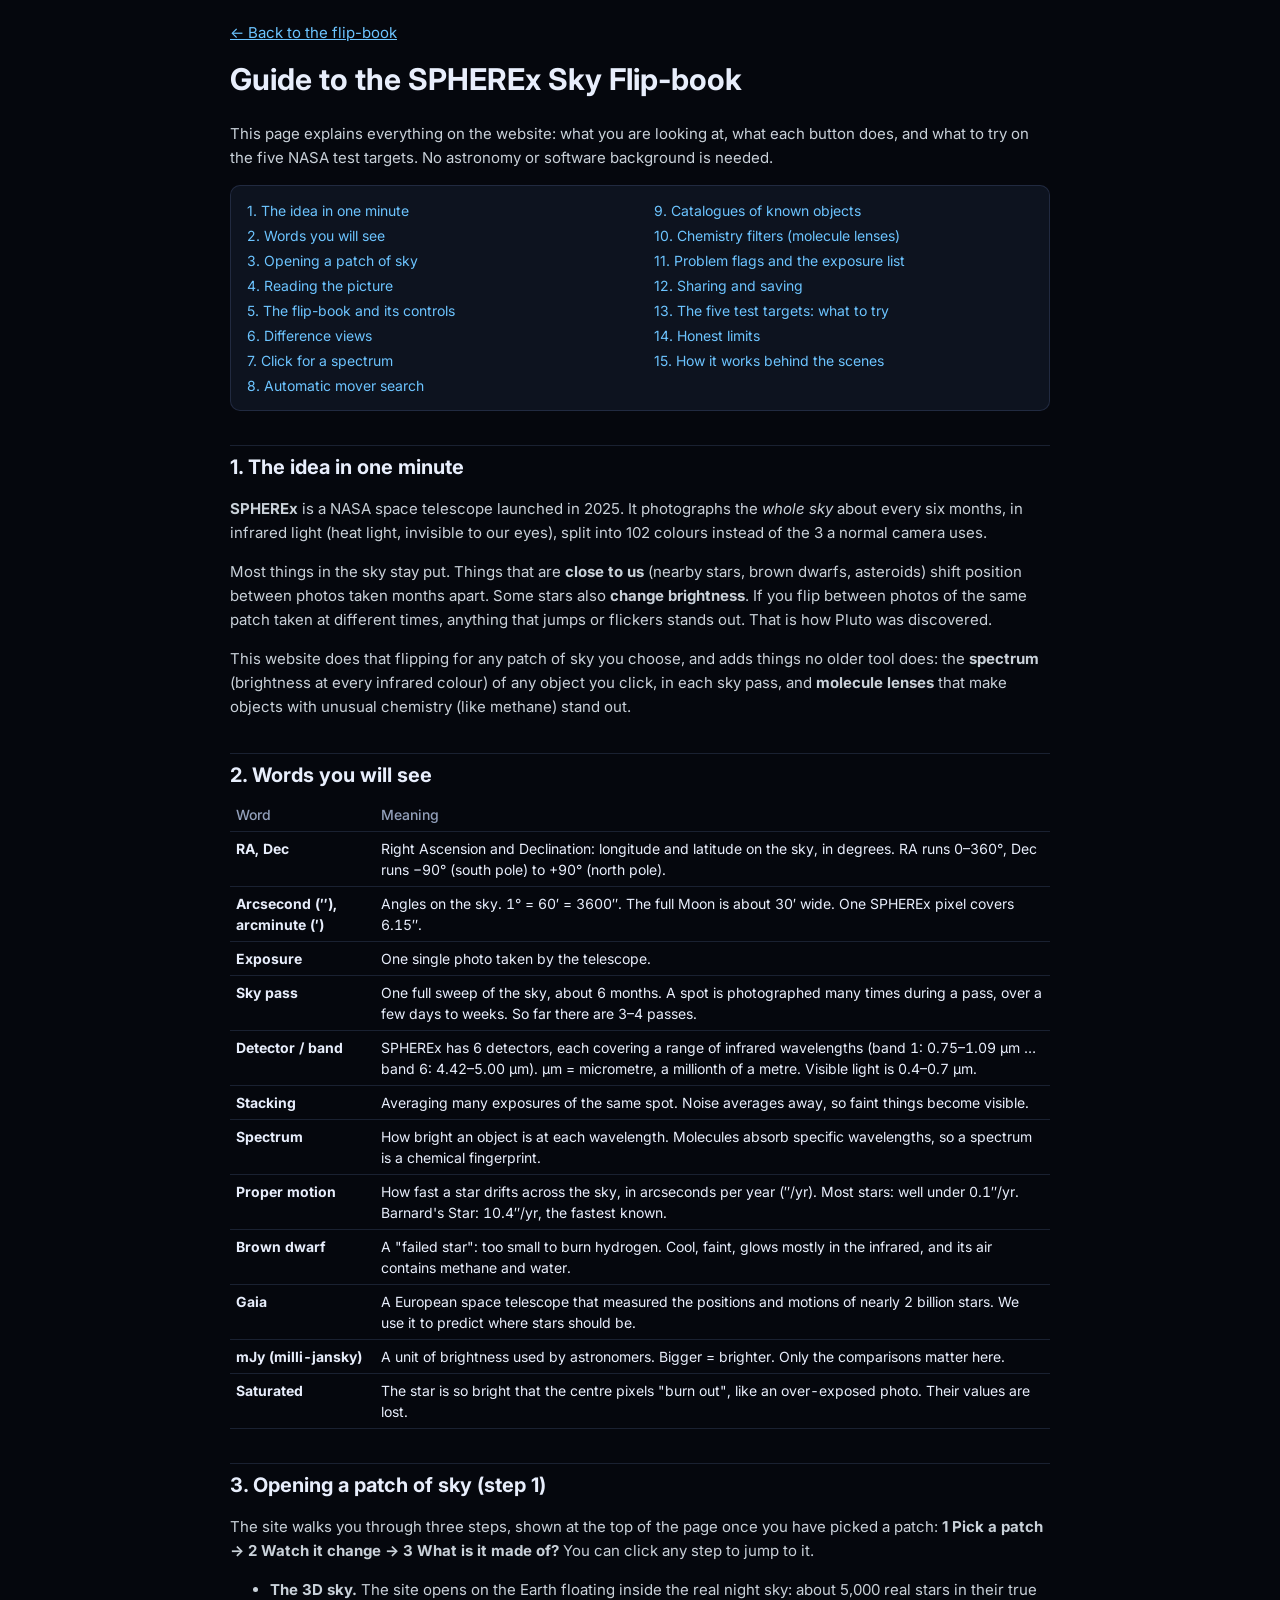
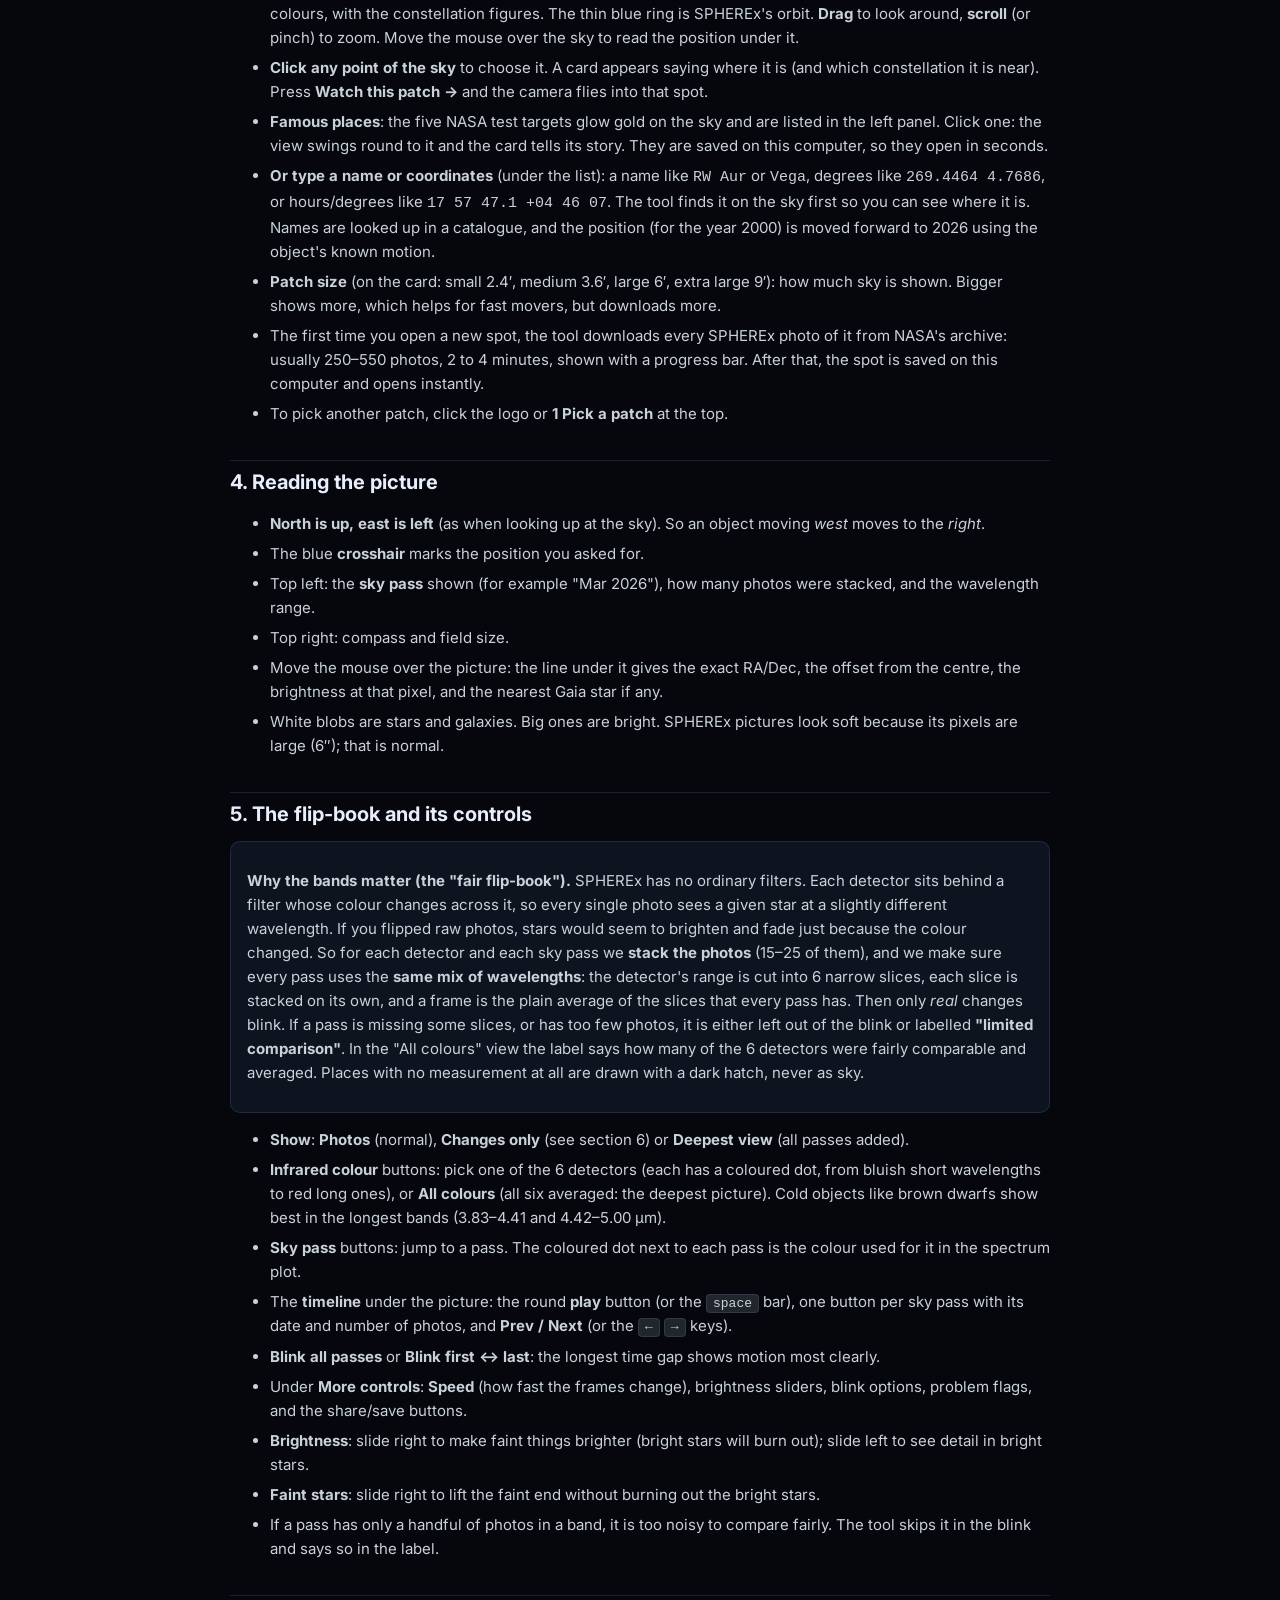
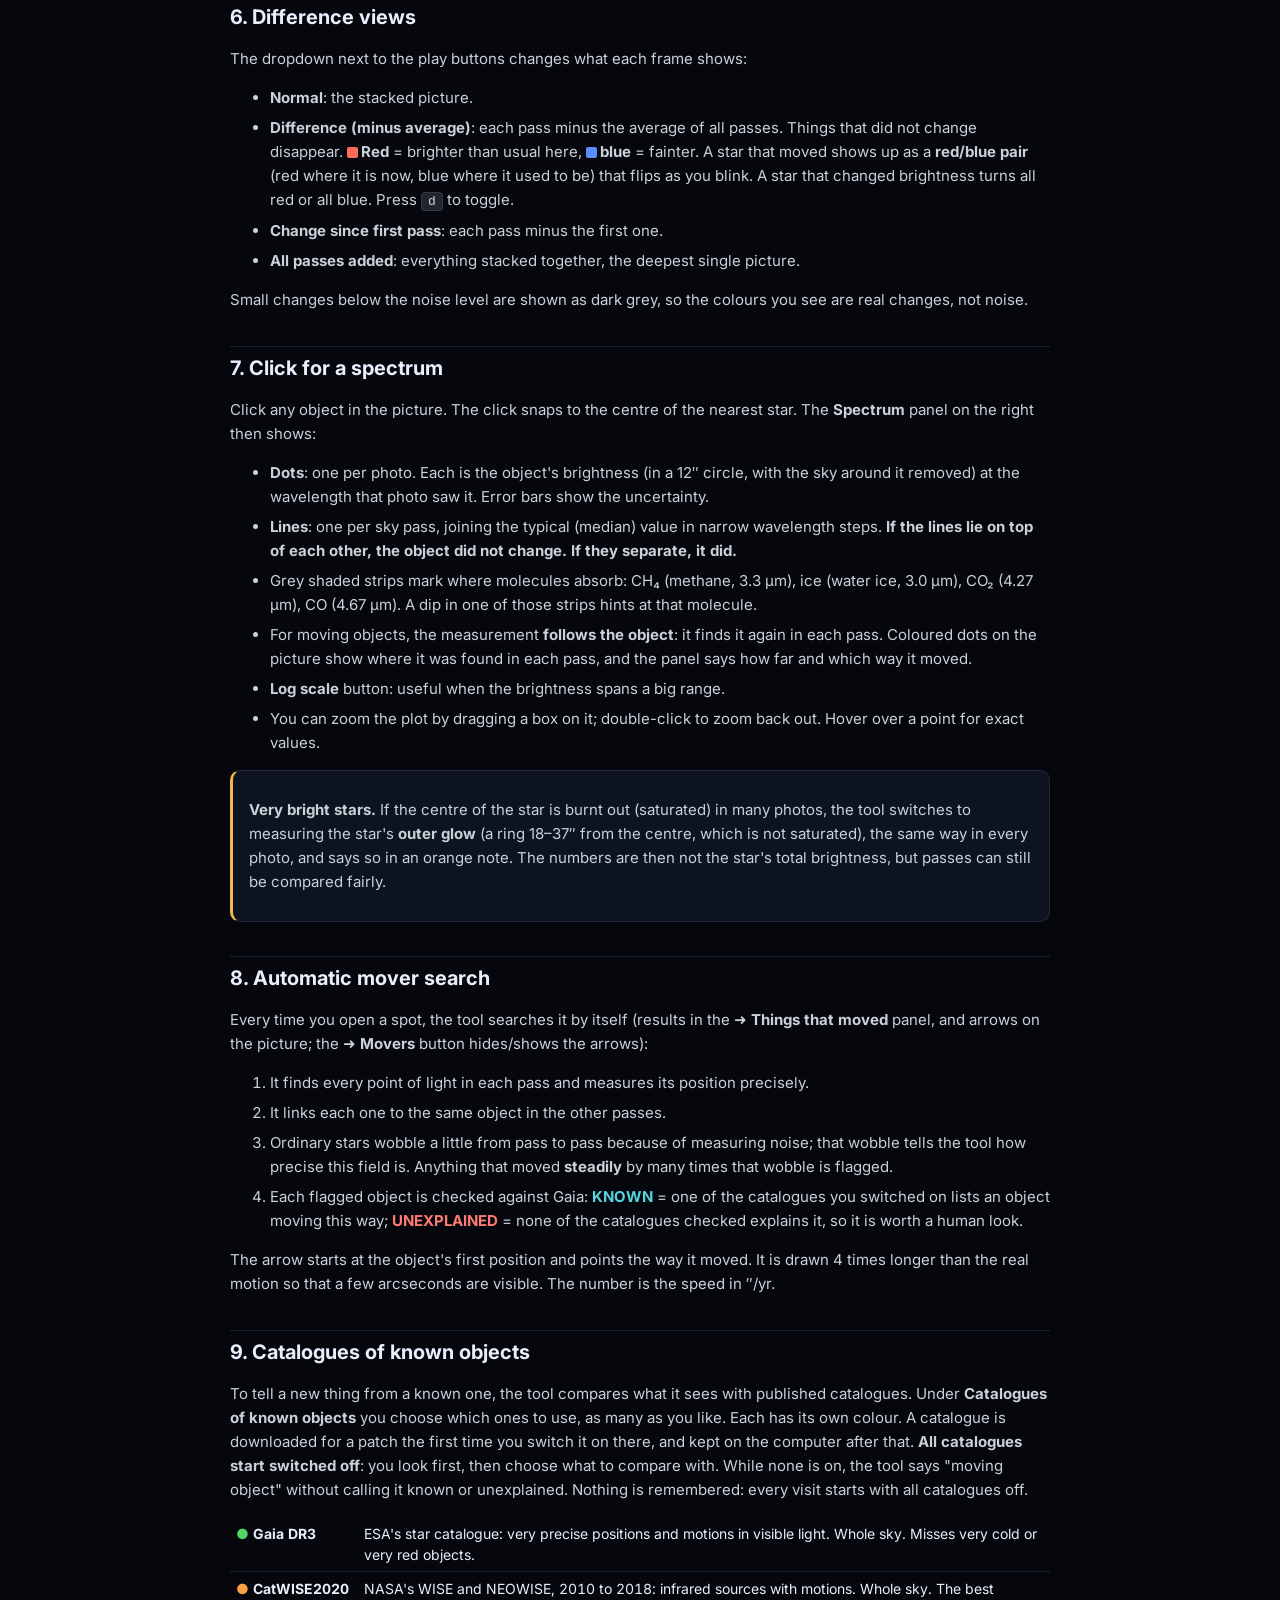
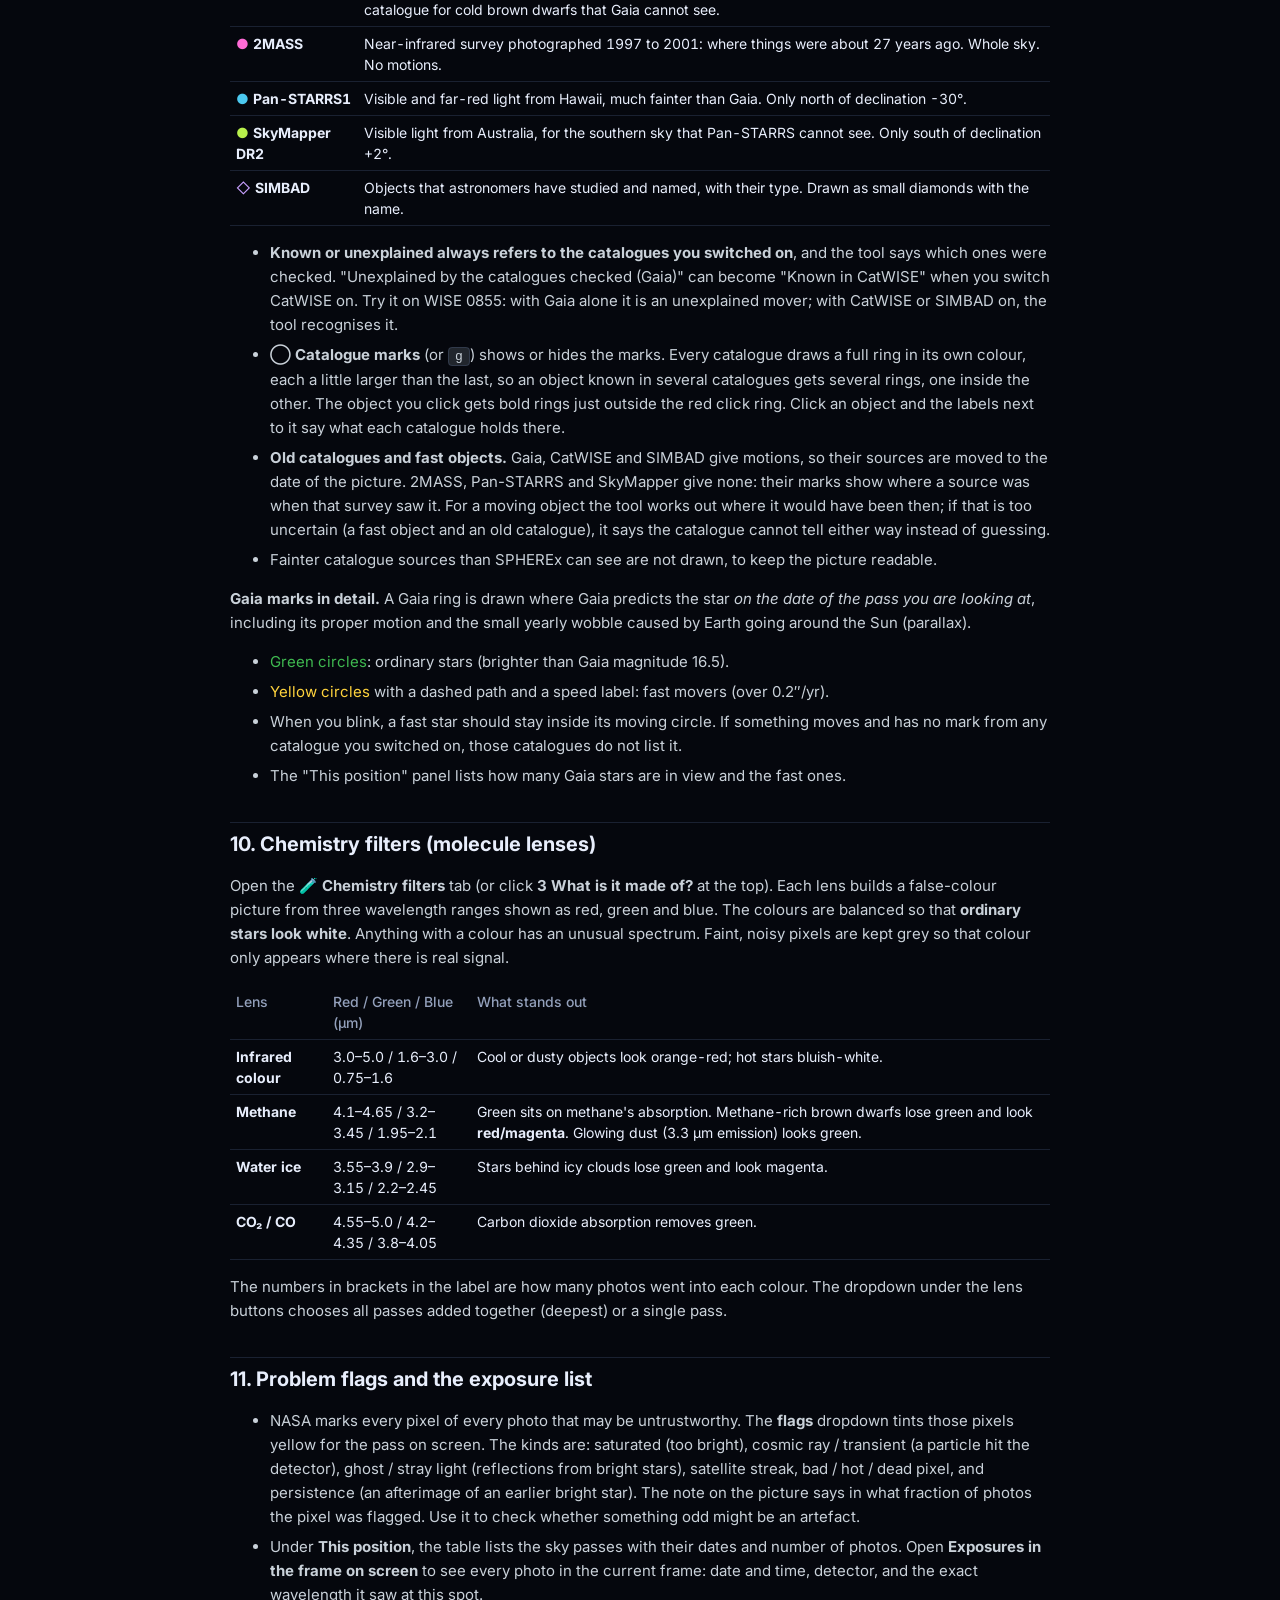
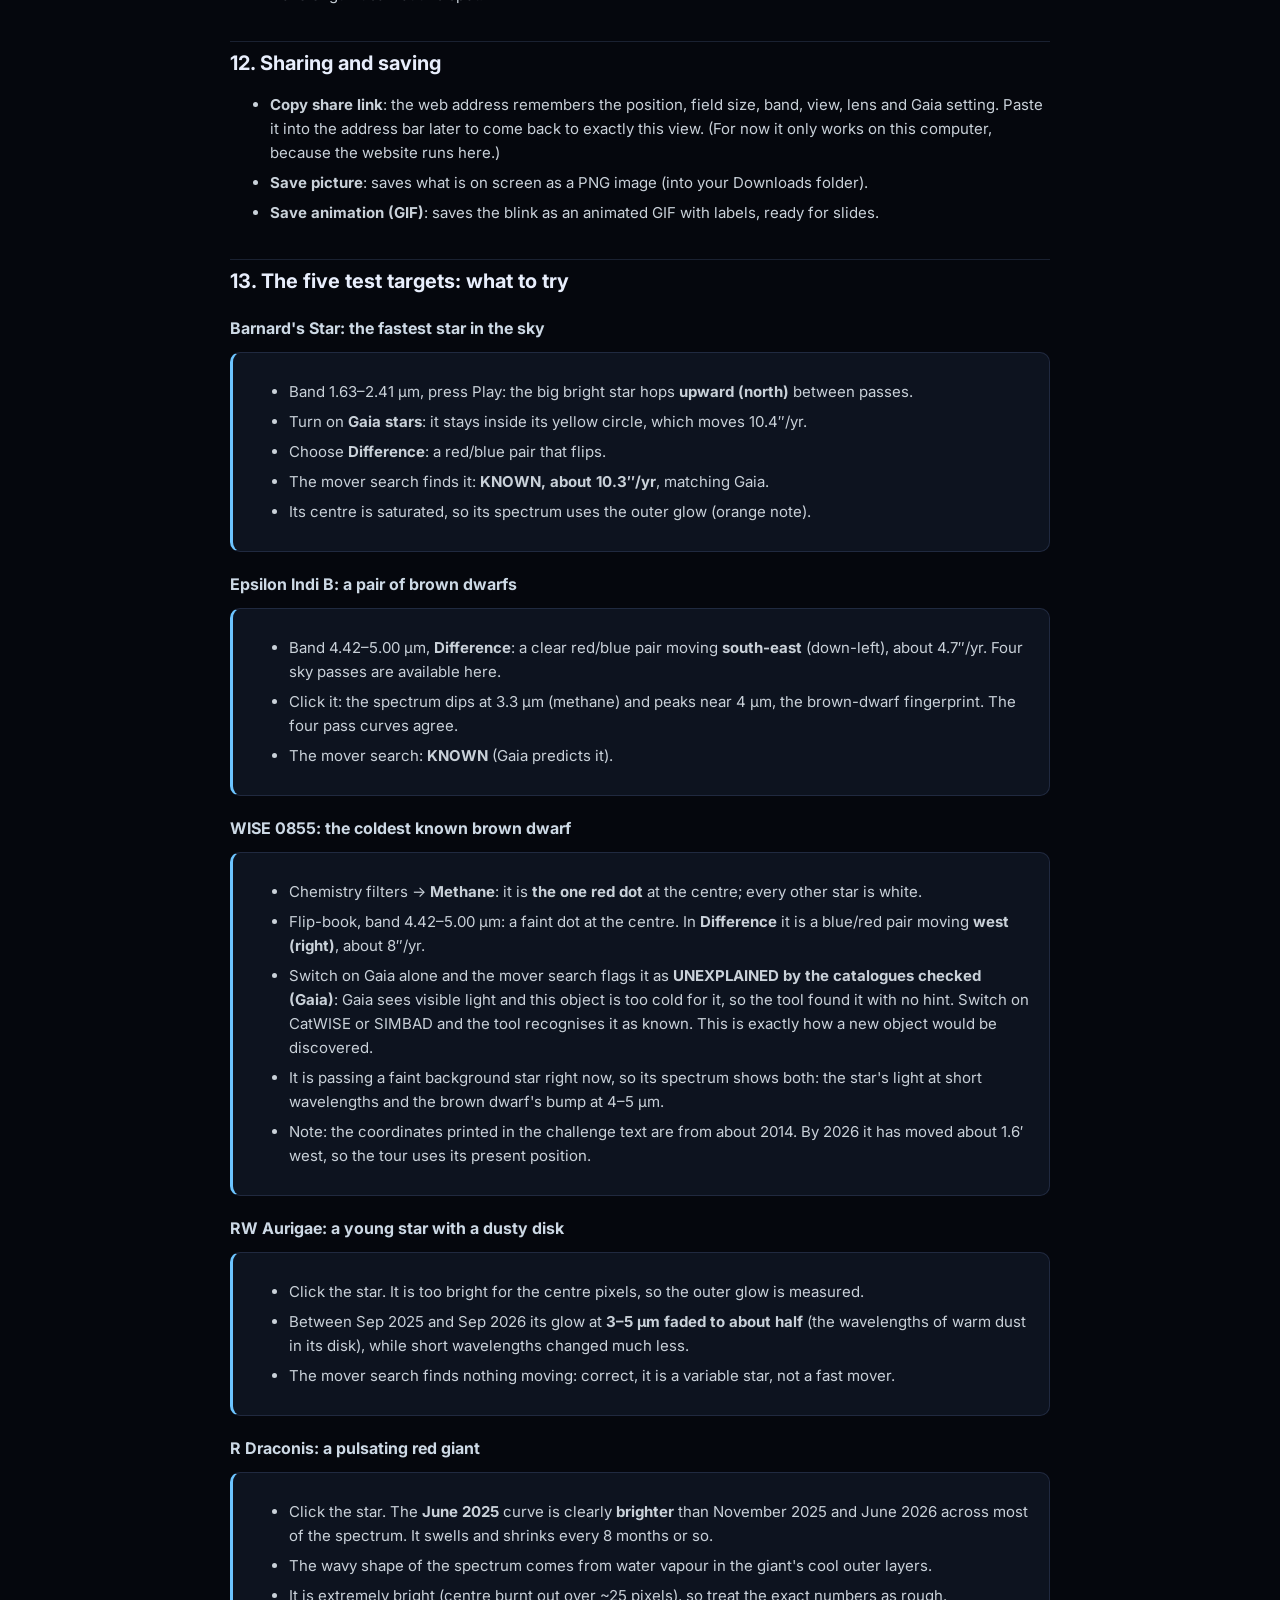
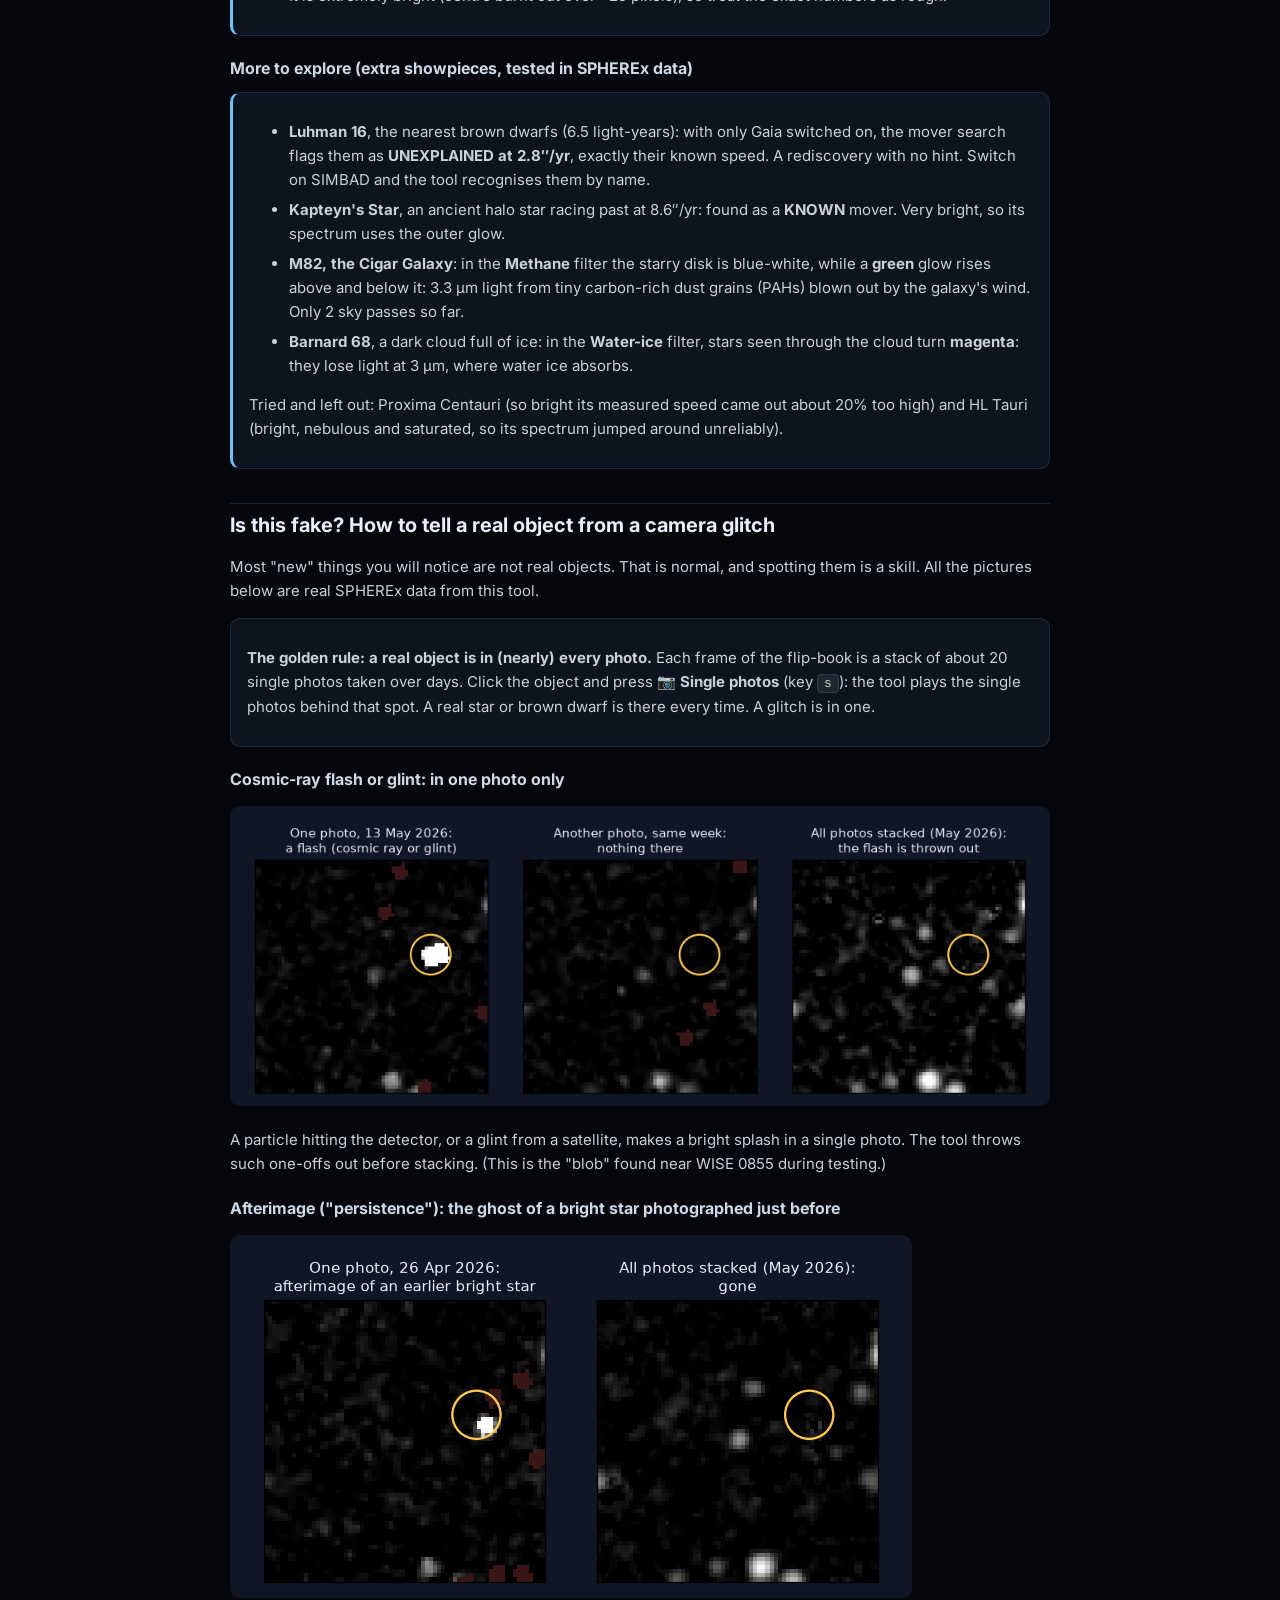
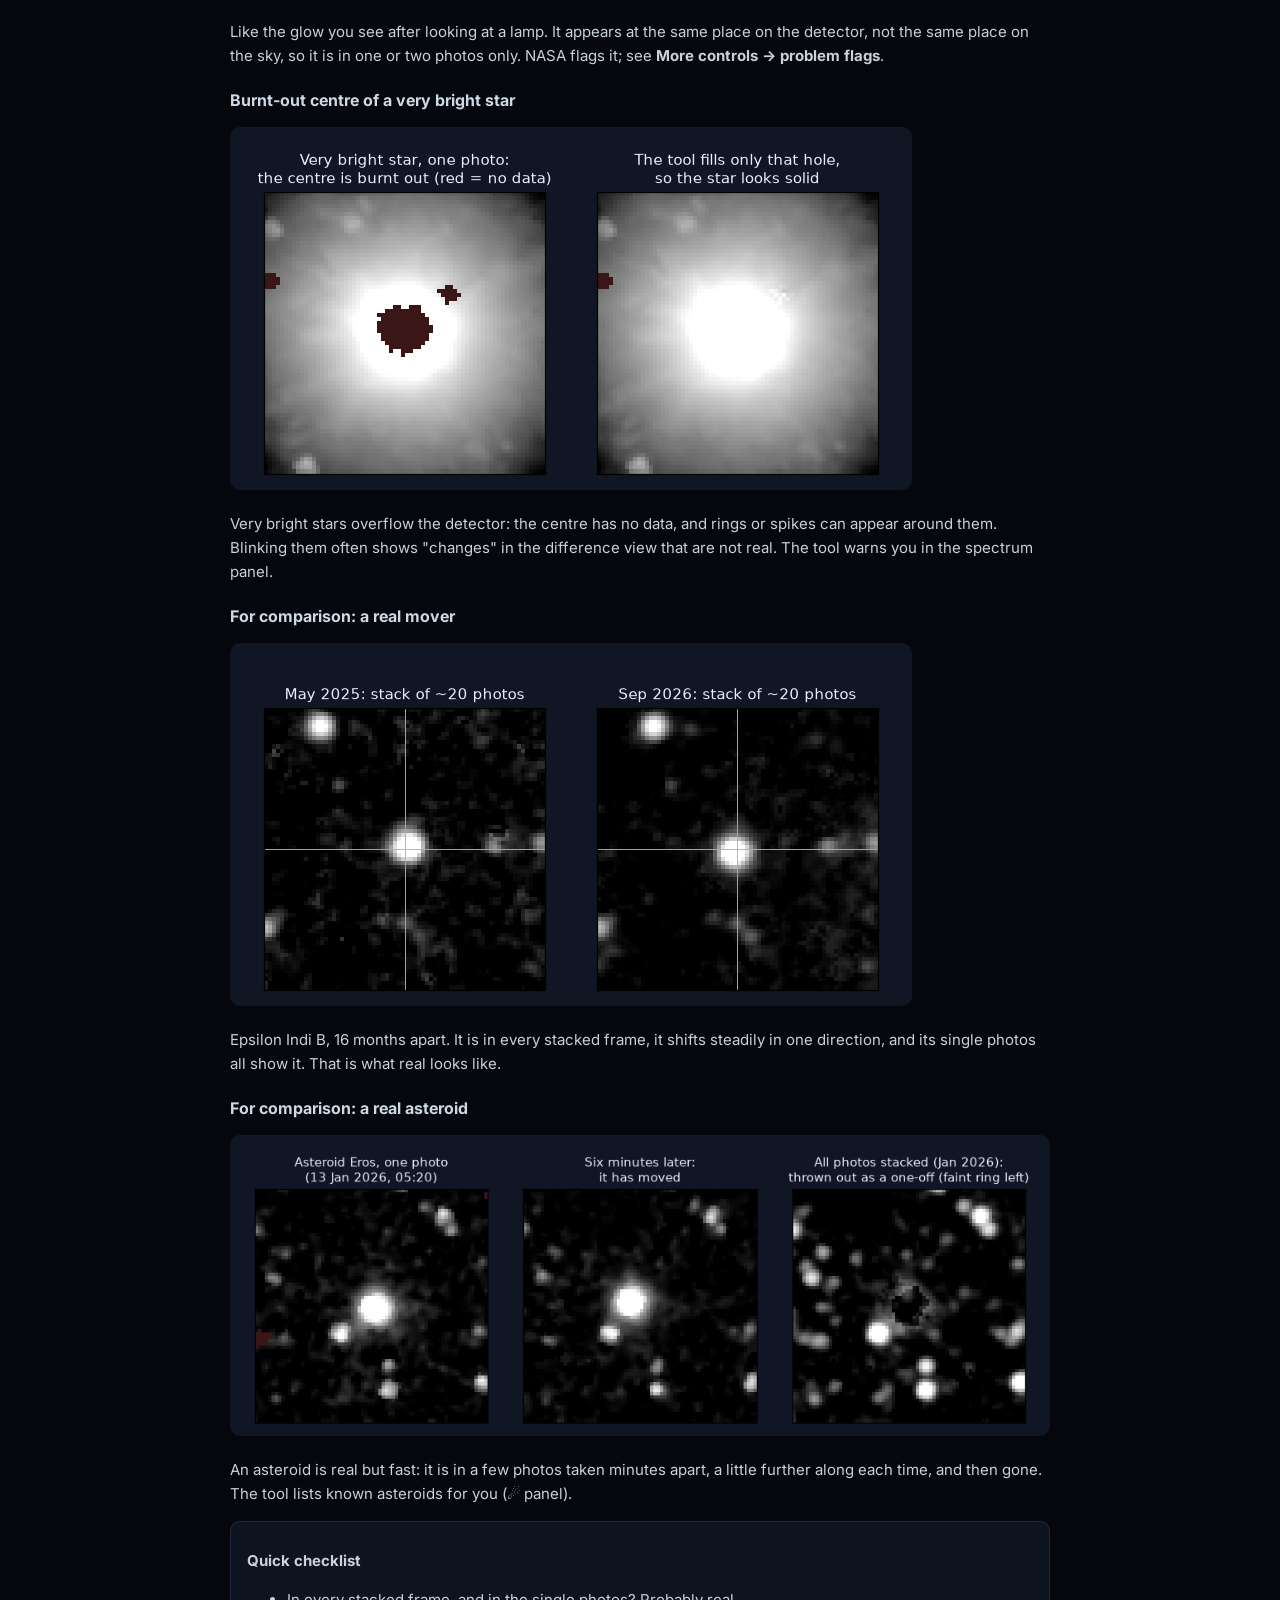
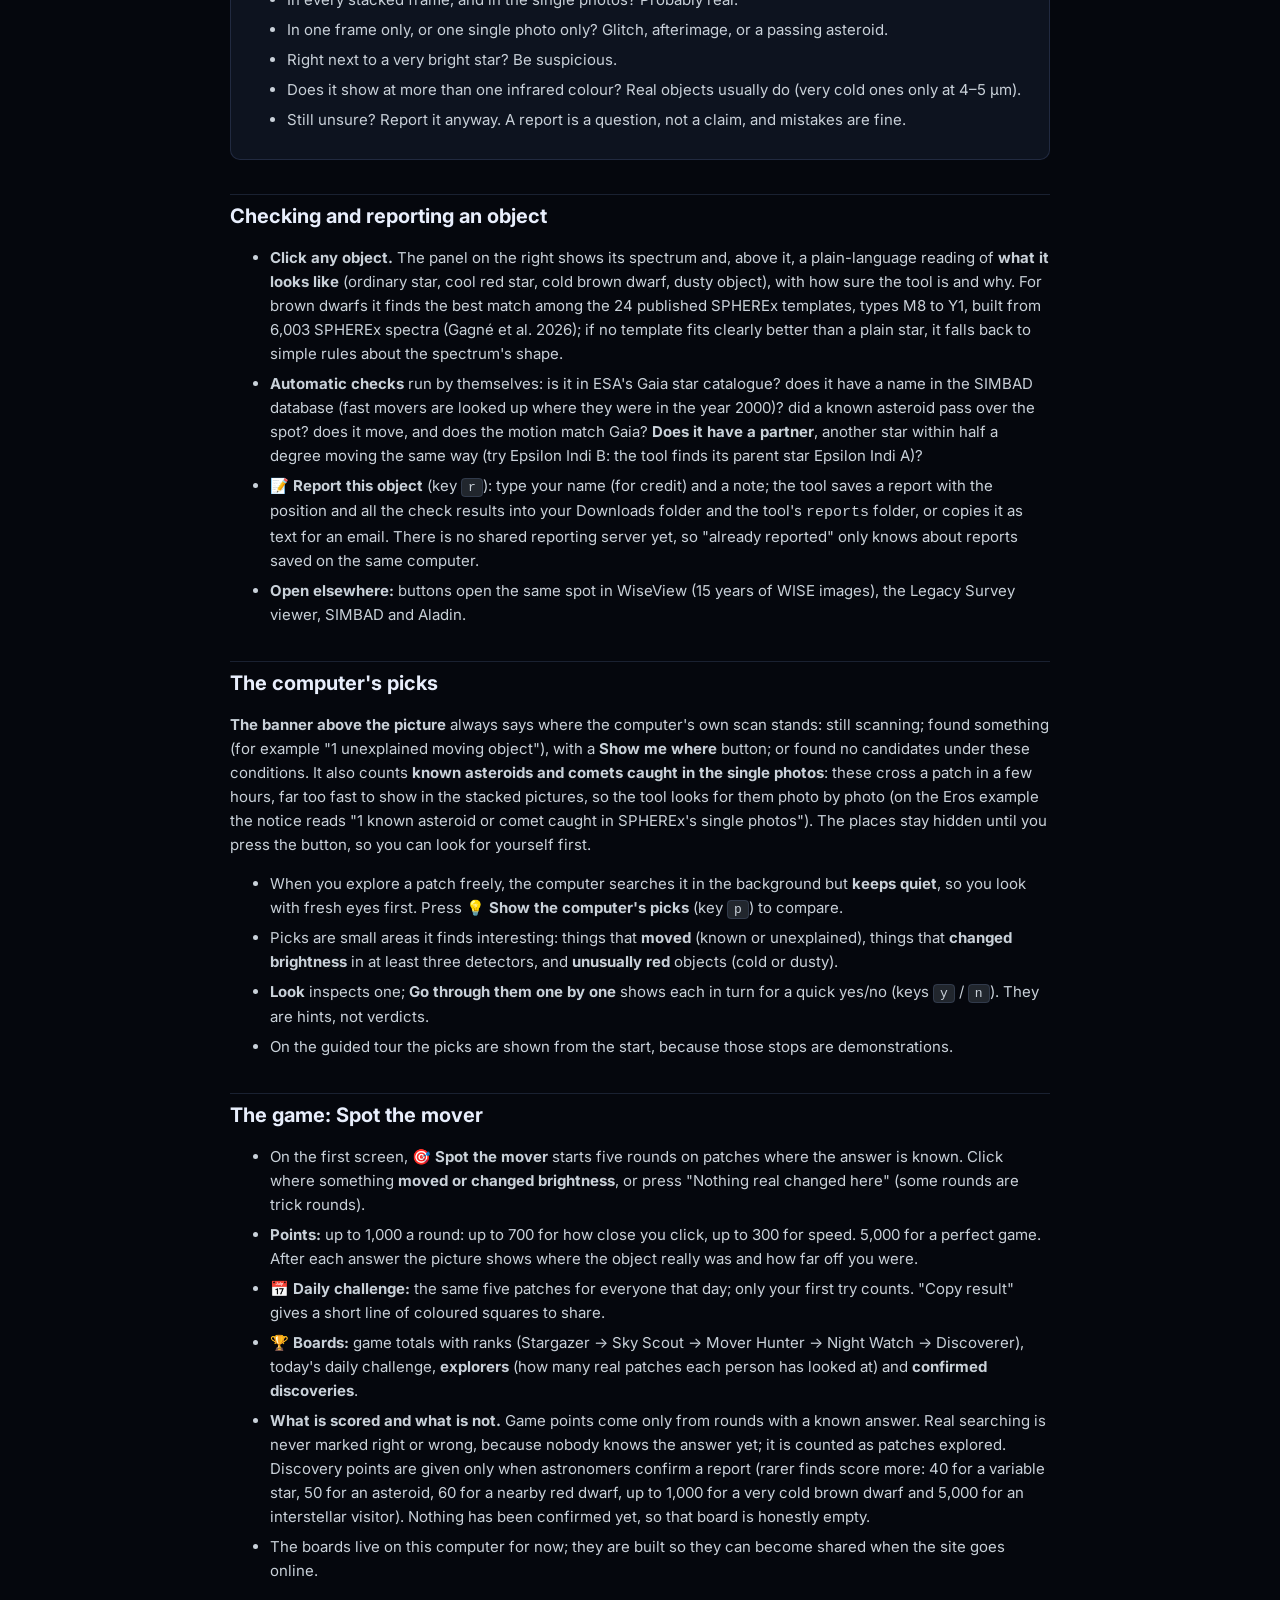
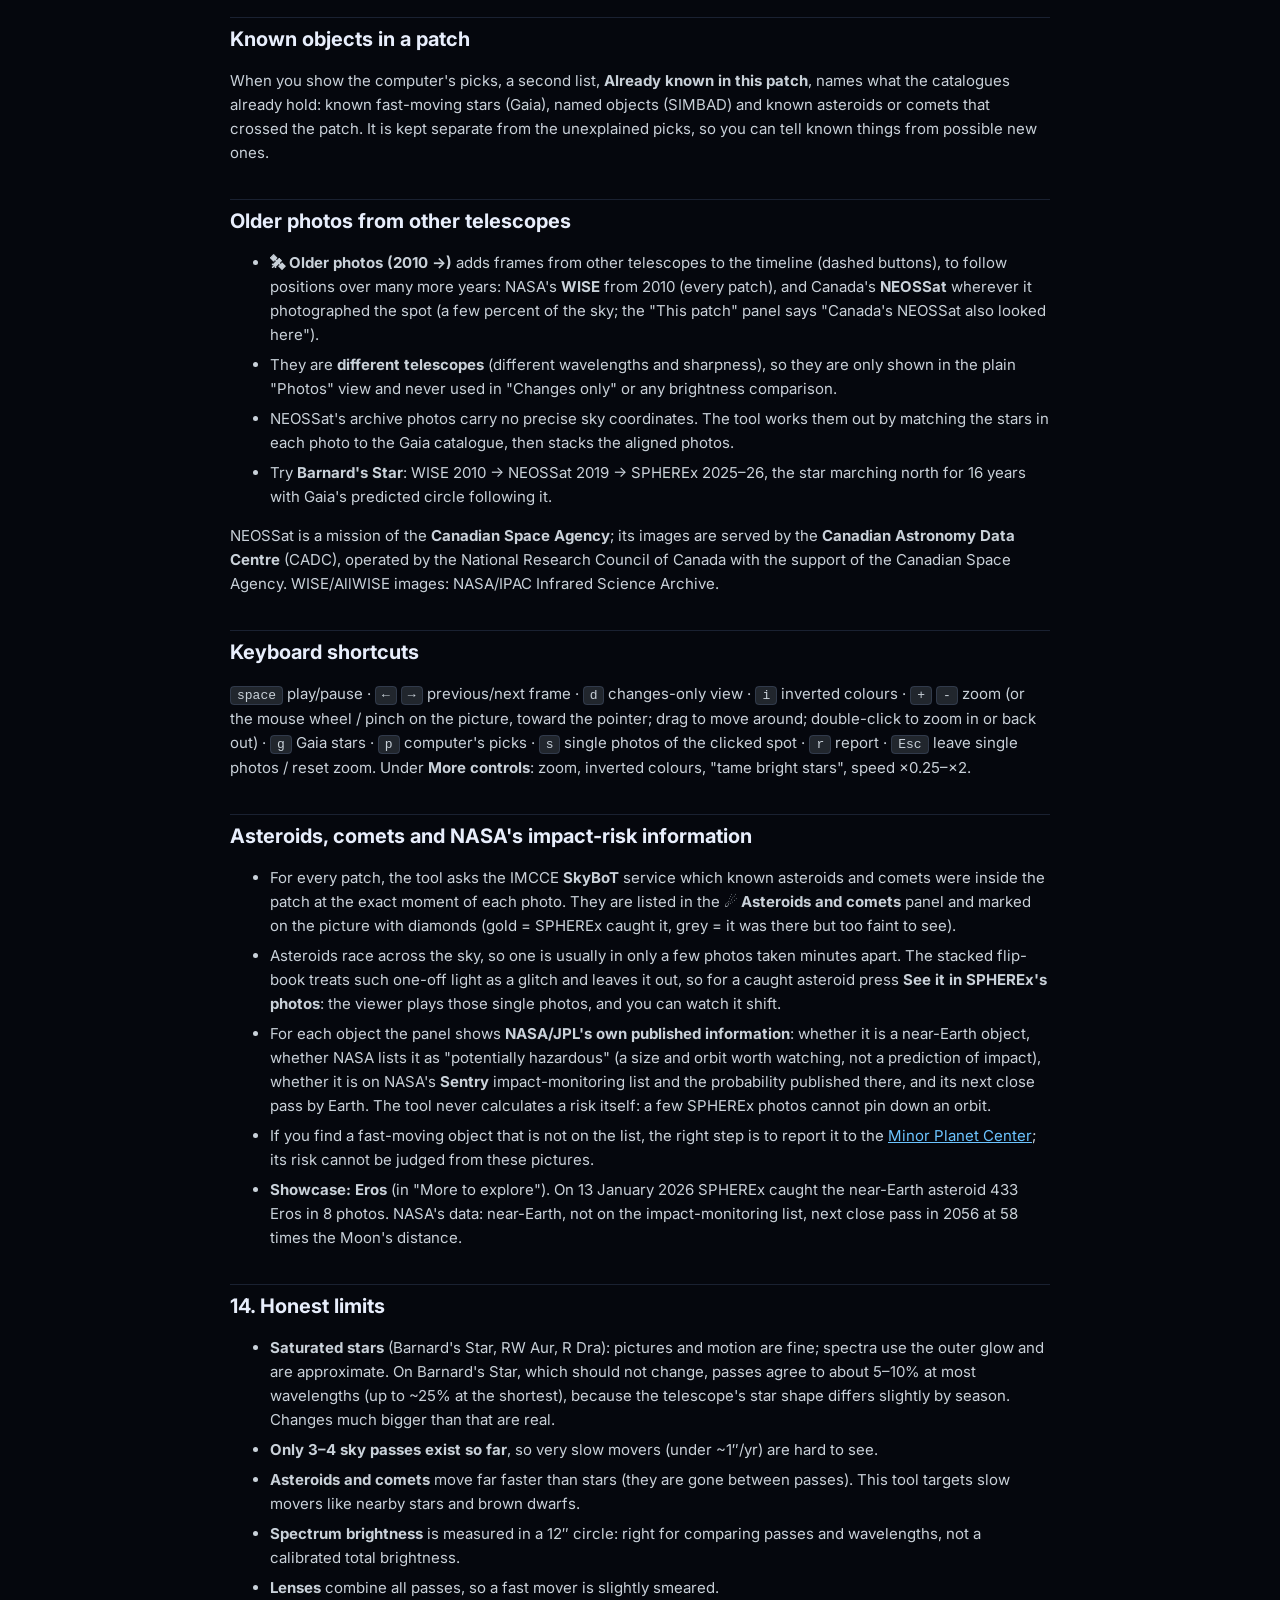
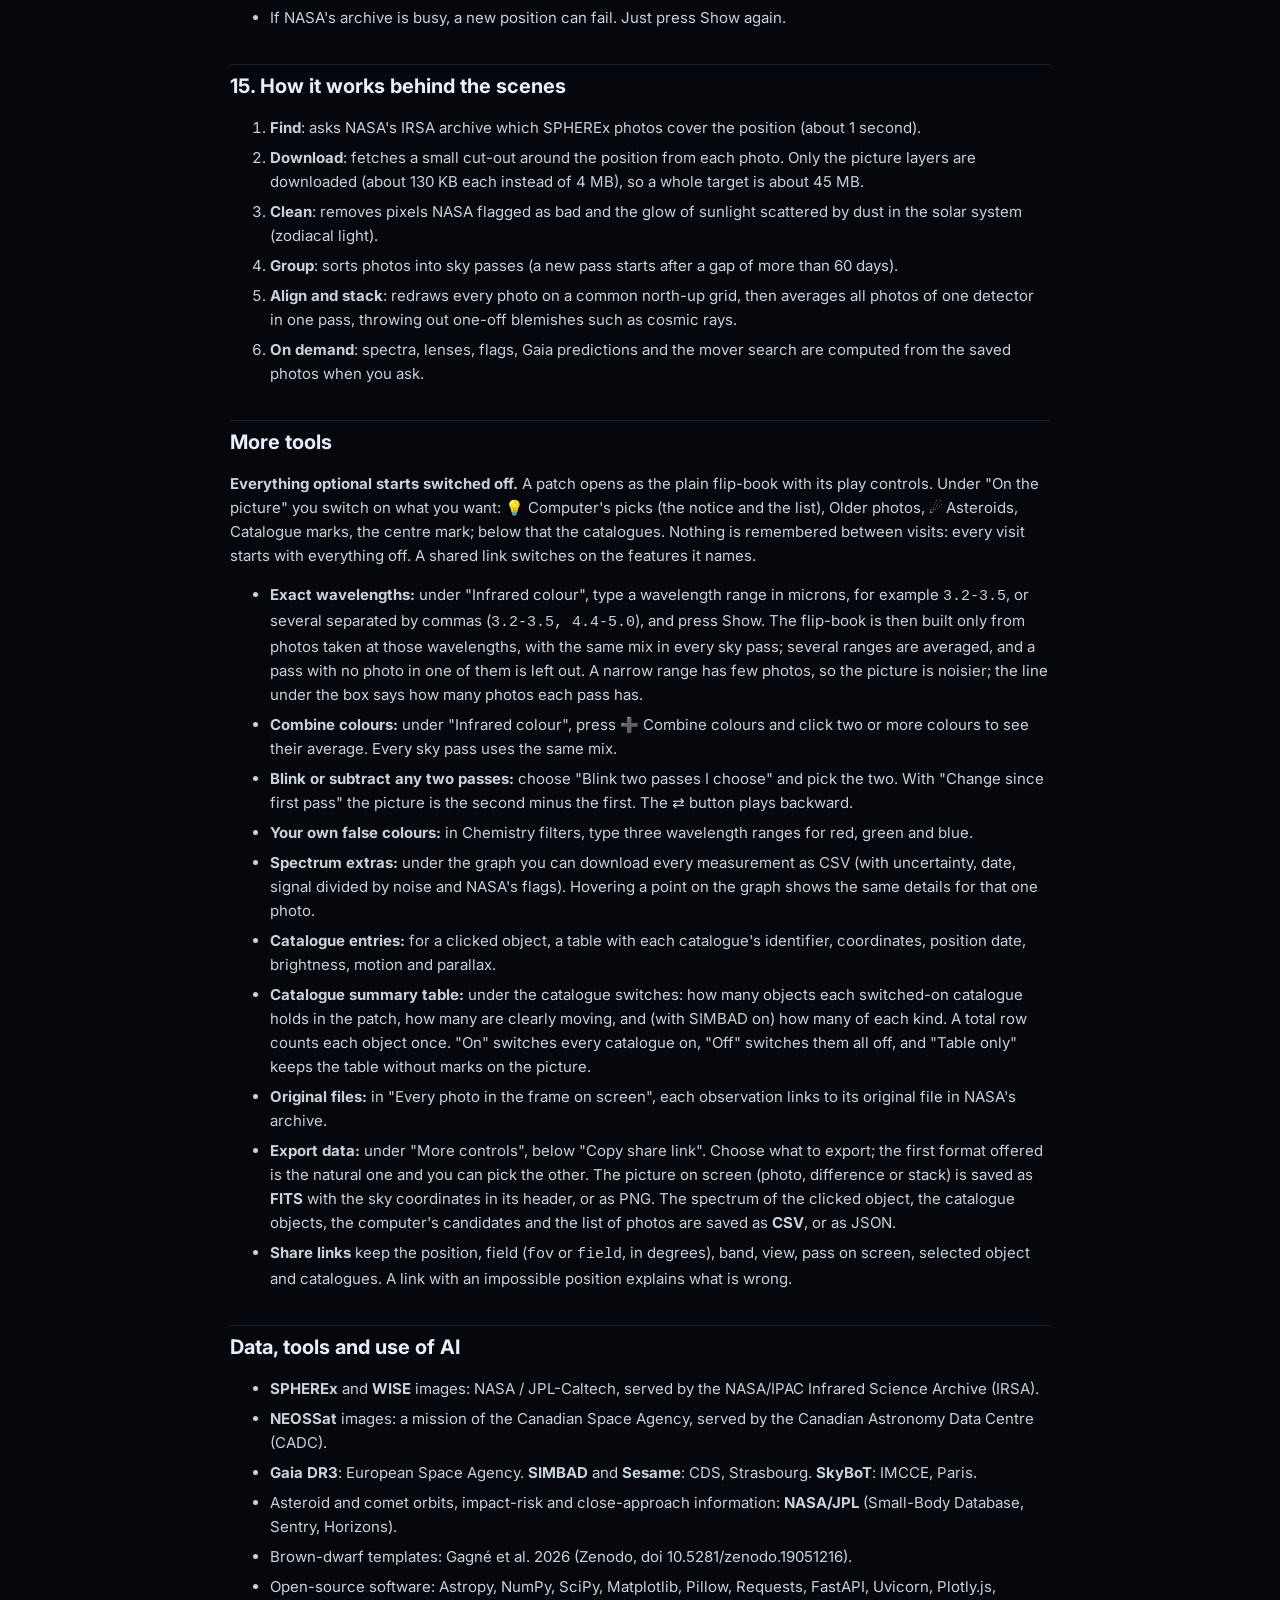
<file: web/guide.html>
<!doctype html>
<html lang="en">
<head>
<meta charset="utf-8">
<meta name="viewport" content="width=device-width, initial-scale=1">
<title>Flip-book Guide</title>
<link href="https://fonts.googleapis.com/css2?family=Inter:wght@400;500;600;700&family=Space+Grotesk:wght@500;700&display=swap" rel="stylesheet">
<link rel="stylesheet" href="style.css?v=4">
<style>
  .guide { max-width: 860px; margin: 0 auto; padding: 8px 20px 60px; }
  .guide h2 { font-size: 20px; margin: 34px 0 8px; padding-top: 6px; border-top: 1px solid var(--line); }
  .guide h3 { font-size: 16px; margin: 20px 0 6px; color: #cdd9e5; }
  .guide p, .guide li { color: #c9d1d9; font-size: 15px; line-height: 1.6; }
  .guide li { margin-bottom: 6px; }
  .guide .box { background: var(--panel); border: 1px solid var(--line); border-radius: 10px; padding: 12px 16px; margin: 12px 0; }
  .guide .try { border-left: 3px solid var(--accent); }
  .guide .careful { border-left: 3px solid var(--warn); }
  .guide nav { columns: 2; column-gap: 28px; font-size: 14px; }
  .guide nav a { display: block; padding: 2px 0; text-decoration: none; }
  @media (max-width: 600px) { .guide nav { columns: 1; } .guide { padding: 6px 12px 40px; } }
  .guide table { margin: 8px 0; }
  .guide td, .guide th { font-size: 14px; vertical-align: top; }
  .guide kbd { background: #21262d; border: 1px solid var(--line); border-radius: 4px; padding: 1px 6px; font-size: 13px; }
  .back { display: inline-block; margin: 14px 0 0; }
  .swatch { display: inline-block; width: 11px; height: 11px; border-radius: 2px; vertical-align: -1px; margin-right: 3px; }
</style>
</head>
<body>
<div class="guide">
  <a class="back" href="/">← Back to the flip-book</a>
  <h1 style="margin-top:12px">Guide to the SPHEREx Sky Flip-book</h1>
  <p>This page explains everything on the website: what you are looking at, what each button does, and what to try
    on the five NASA test targets. No astronomy or software background is needed.</p>

  <nav class="box">
    <a href="#idea">1. The idea in one minute</a>
    <a href="#terms">2. Words you will see</a>
    <a href="#start">3. Opening a patch of sky</a>
    <a href="#picture">4. Reading the picture</a>
    <a href="#flip">5. The flip-book and its controls</a>
    <a href="#diff">6. Difference views</a>
    <a href="#spectrum">7. Click for a spectrum</a>
    <a href="#movers">8. Automatic mover search</a>
    <a href="#gaia">9. Catalogues of known objects</a>
    <a href="#lenses">10. Chemistry filters (molecule lenses)</a>
    <a href="#flags">11. Problem flags and the exposure list</a>
    <a href="#share">12. Sharing and saving</a>
    <a href="#tour">13. The five test targets: what to try</a>
    <a href="#limits">14. Honest limits</a>
    <a href="#how">15. How it works behind the scenes</a>
  </nav>

  <h2 id="idea">1. The idea in one minute</h2>
  <p><b>SPHEREx</b> is a NASA space telescope launched in 2025. It photographs the <i>whole sky</i> about every six
    months, in infrared light (heat light, invisible to our eyes), split into 102 colours instead of the 3 a normal
    camera uses.</p>
  <p>Most things in the sky stay put. Things that are <b>close to us</b> (nearby stars, brown dwarfs, asteroids)
    shift position between photos taken months apart. Some stars also <b>change brightness</b>. If you flip between
    photos of the same patch taken at different times, anything that jumps or flickers stands out. That is how Pluto was
    discovered.</p>
  <p>This website does that flipping for any patch of sky you choose, and adds things no older tool does: the
    <b>spectrum</b> (brightness at every infrared colour) of any object you click, in each sky pass, and
    <b>molecule lenses</b> that make objects with unusual chemistry (like methane) stand out.</p>

  <h2 id="terms">2. Words you will see</h2>
  <table>
    <tr><th>Word</th><th>Meaning</th></tr>
    <tr><td><b>RA, Dec</b></td><td>Right Ascension and Declination: longitude and latitude on the sky, in degrees. RA runs 0–360°, Dec runs −90° (south pole) to +90° (north pole).</td></tr>
    <tr><td><b>Arcsecond (″), arcminute (′)</b></td><td>Angles on the sky. 1° = 60′ = 3600″. The full Moon is about 30′ wide. One SPHEREx pixel covers 6.15″.</td></tr>
    <tr><td><b>Exposure</b></td><td>One single photo taken by the telescope.</td></tr>
    <tr><td><b>Sky pass</b></td><td>One full sweep of the sky, about 6 months. A spot is photographed many times during a pass, over a few days to weeks. So far there are 3–4 passes.</td></tr>
    <tr><td><b>Detector / band</b></td><td>SPHEREx has 6 detectors, each covering a range of infrared wavelengths (band 1: 0.75–1.09 µm … band 6: 4.42–5.00 µm). µm = micrometre, a millionth of a metre. Visible light is 0.4–0.7 µm.</td></tr>
    <tr><td><b>Stacking</b></td><td>Averaging many exposures of the same spot. Noise averages away, so faint things become visible.</td></tr>
    <tr><td><b>Spectrum</b></td><td>How bright an object is at each wavelength. Molecules absorb specific wavelengths, so a spectrum is a chemical fingerprint.</td></tr>
    <tr><td><b>Proper motion</b></td><td>How fast a star drifts across the sky, in arcseconds per year (″/yr). Most stars: well under 0.1″/yr. Barnard's Star: 10.4″/yr, the fastest known.</td></tr>
    <tr><td><b>Brown dwarf</b></td><td>A "failed star": too small to burn hydrogen. Cool, faint, glows mostly in the infrared, and its air contains methane and water.</td></tr>
    <tr><td><b>Gaia</b></td><td>A European space telescope that measured the positions and motions of nearly 2 billion stars. We use it to predict where stars should be.</td></tr>
    <tr><td><b>mJy (milli-jansky)</b></td><td>A unit of brightness used by astronomers. Bigger = brighter. Only the comparisons matter here.</td></tr>
    <tr><td><b>Saturated</b></td><td>The star is so bright that the centre pixels "burn out", like an over-exposed photo. Their values are lost.</td></tr>
  </table>

  <h2 id="start">3. Opening a patch of sky (step 1)</h2>
  <p>The site walks you through three steps, shown at the top of the page once you have picked a patch:
    <b>1 Pick a patch → 2 Watch it change → 3 What is it made of?</b> You can click any step to jump to it.</p>
  <ul>
    <li><b>The 3D sky.</b> The site opens on the Earth floating inside the real night sky: about 5,000 real stars in their
      true colours, with the constellation figures. The thin blue ring is SPHEREx's orbit. <b>Drag</b> to look around,
      <b>scroll</b> (or pinch) to zoom. Move the mouse over the sky to read the position under it.</li>
    <li><b>Click any point of the sky</b> to choose it. A card appears saying where it is (and which constellation it is
      near). Press <b>Watch this patch →</b> and the camera flies into that spot.</li>
    <li><b>Famous places</b>: the five NASA test targets glow gold on the sky and are listed in the left panel. Click one:
      the view swings round to it and the card tells its story. They are saved on this computer, so they open in seconds.</li>
    <li><b>Or type a name or coordinates</b> (under the list): a name like <code>RW Aur</code> or <code>Vega</code>, degrees
      like <code>269.4464 4.7686</code>, or hours/degrees like <code>17 57 47.1 +04 46 07</code>. The tool finds it on the
      sky first so you can see where it is. Names are looked up in a catalogue, and the position (for the year 2000) is
      moved forward to 2026 using the object's known motion.</li>
    <li><b>Patch size</b> (on the card: small 2.4′, medium 3.6′, large 6′, extra large 9′): how much sky is shown. Bigger
      shows more, which helps for fast movers, but downloads more.</li>
    <li>The first time you open a new spot, the tool downloads every SPHEREx photo of it from NASA's archive: usually
      250–550 photos, 2 to 4 minutes, shown with a progress bar. After that, the spot is saved on this computer and opens instantly.</li>
    <li>To pick another patch, click the logo or <b>1 Pick a patch</b> at the top.</li>
  </ul>

  <h2 id="picture">4. Reading the picture</h2>
  <ul>
    <li><b>North is up, east is left</b> (as when looking up at the sky). So an object moving <i>west</i> moves to the <i>right</i>.</li>
    <li>The blue <b>crosshair</b> marks the position you asked for.</li>
    <li>Top left: the <b>sky pass</b> shown (for example "Mar 2026"), how many photos were stacked, and the wavelength range.</li>
    <li>Top right: compass and field size.</li>
    <li>Move the mouse over the picture: the line under it gives the exact RA/Dec, the offset from the centre, the brightness at that pixel, and the nearest Gaia star if any.</li>
    <li>White blobs are stars and galaxies. Big ones are bright. SPHEREx pictures look soft because its pixels are large (6″); that is normal.</li>
  </ul>

  <h2 id="flip">5. The flip-book and its controls</h2>
  <div class="box">
    <p><b>Why the bands matter (the "fair flip-book").</b> SPHEREx has no ordinary filters. Each detector sits behind a
      filter whose colour changes across it, so every single photo sees a given star at a slightly different wavelength.
      If you flipped raw photos, stars would seem to brighten and fade just because the colour changed. So for each
      detector and each sky pass we <b>stack the photos</b> (15–25 of them), and we make sure every pass uses the
      <b>same mix of wavelengths</b>: the detector's range is cut into 6 narrow slices, each slice is stacked on its
      own, and a frame is the plain average of the slices that every pass has. Then only <i>real</i> changes blink.
      If a pass is missing some slices, or has too few photos, it is either left out of the blink or labelled
      <b>"limited comparison"</b>. In the "All colours" view the label says how many of the 6 detectors were fairly
      comparable and averaged. Places with no measurement at all are drawn with a dark hatch, never as sky.</p>
  </div>
  <ul>
    <li><b>Show</b>: <b>Photos</b> (normal), <b>Changes only</b> (see section 6) or <b>Deepest view</b> (all passes added).</li>
    <li><b>Infrared colour</b> buttons: pick one of the 6 detectors (each has a coloured dot, from bluish short wavelengths to red long ones), or <b>All colours</b> (all six averaged: the deepest picture). Cold objects like brown dwarfs show best in the longest bands (3.83–4.41 and 4.42–5.00 µm).</li>
    <li><b>Sky pass</b> buttons: jump to a pass. The coloured dot next to each pass is the colour used for it in the spectrum plot.</li>
    <li>The <b>timeline</b> under the picture: the round <b>play</b> button (or the <kbd>space</kbd> bar), one button per sky pass with its date and number of photos, and <b>Prev / Next</b> (or the <kbd>←</kbd> <kbd>→</kbd> keys).</li>
    <li><b>Blink all passes</b> or <b>Blink first ↔ last</b>: the longest time gap shows motion most clearly.</li>
    <li>Under <b>More controls</b>: <b>Speed</b> (how fast the frames change), brightness sliders, blink options, problem flags, and the share/save buttons.</li>
    <li><b>Brightness</b>: slide right to make faint things brighter (bright stars will burn out); slide left to see detail in bright stars.</li>
    <li><b>Faint stars</b>: slide right to lift the faint end without burning out the bright stars.</li>
    <li>If a pass has only a handful of photos in a band, it is too noisy to compare fairly. The tool skips it in the blink and says so in the label.</li>
  </ul>

  <h2 id="diff">6. Difference views</h2>
  <p>The dropdown next to the play buttons changes what each frame shows:</p>
  <ul>
    <li><b>Normal</b>: the stacked picture.</li>
    <li><b>Difference (minus average)</b>: each pass minus the average of all passes. Things that did not change disappear.
      <span class="swatch" style="background:#ff6b5b"></span><b>Red</b> = brighter than usual here,
      <span class="swatch" style="background:#5b8cff"></span><b>blue</b> = fainter. A star that moved shows up as a
      <b>red/blue pair</b> (red where it is now, blue where it used to be) that flips as you blink. A star that changed brightness turns all red or all blue. Press <kbd>d</kbd> to toggle.</li>
    <li><b>Change since first pass</b>: each pass minus the first one.</li>
    <li><b>All passes added</b>: everything stacked together, the deepest single picture.</li>
  </ul>
  <p>Small changes below the noise level are shown as dark grey, so the colours you see are real changes, not noise.</p>

  <h2 id="spectrum">7. Click for a spectrum</h2>
  <p>Click any object in the picture. The click snaps to the centre of the nearest star. The <b>Spectrum</b> panel
    on the right then shows:</p>
  <ul>
    <li><b>Dots</b>: one per photo. Each is the object's brightness (in a 12″ circle, with the sky around it removed) at the wavelength that photo saw it. Error bars show the uncertainty.</li>
    <li><b>Lines</b>: one per sky pass, joining the typical (median) value in narrow wavelength steps. <b>If the lines lie on top of each other, the object did not change. If they separate, it did.</b></li>
    <li>Grey shaded strips mark where molecules absorb: CH₄ (methane, 3.3 µm), ice (water ice, 3.0 µm), CO₂ (4.27 µm), CO (4.67 µm). A dip in one of those strips hints at that molecule.</li>
    <li>For moving objects, the measurement <b>follows the object</b>: it finds it again in each pass. Coloured dots on the picture show where it was found in each pass, and the panel says how far and which way it moved.</li>
    <li><b>Log scale</b> button: useful when the brightness spans a big range.</li>
    <li>You can zoom the plot by dragging a box on it; double-click to zoom back out. Hover over a point for exact values.</li>
  </ul>
  <div class="box careful"><p><b>Very bright stars.</b> If the centre of the star is burnt out (saturated) in many
    photos, the tool switches to measuring the star's <b>outer glow</b> (a ring 18–37″ from the centre, which is not
    saturated), the same way in every photo, and says so in an orange note. The numbers are then not the star's total
    brightness, but passes can still be compared fairly.</p></div>

  <h2 id="movers">8. Automatic mover search</h2>
  <p>Every time you open a spot, the tool searches it by itself (results in the <b>➜ Things that moved</b> panel, and
    arrows on the picture; the <b>➜ Movers</b> button hides/shows the arrows):</p>
  <ol>
    <li>It finds every point of light in each pass and measures its position precisely.</li>
    <li>It links each one to the same object in the other passes.</li>
    <li>Ordinary stars wobble a little from pass to pass because of measuring noise; that wobble tells the tool how precise this field is. Anything that moved <b>steadily</b> by many times that wobble is flagged.</li>
    <li>Each flagged object is checked against Gaia:
      <span style="color:#56d4dd"><b>KNOWN</b></span> = one of the catalogues you switched on lists an object moving this way;
      <span style="color:#ff7b72"><b>UNEXPLAINED</b></span> = none of the catalogues checked explains it, so it is worth a human look.</li>
  </ol>
  <p>The arrow starts at the object's first position and points the way it moved. It is drawn 4 times longer than the
    real motion so that a few arcseconds are visible. The number is the speed in ″/yr.</p>

  <h2 id="gaia">9. Catalogues of known objects</h2>
  <p>To tell a new thing from a known one, the tool compares what it sees with published catalogues. Under
    <b>Catalogues of known objects</b> you choose which ones to use, as many as you like. Each has its own colour.
    A catalogue is downloaded for a patch the first time you switch it on there, and kept on the computer after that. <b>All catalogues start
    switched off</b>: you look first, then choose what to compare with. While none is on, the tool says "moving object"
    without calling it known or unexplained. Nothing is remembered: every visit starts with all catalogues off.</p>
  <table>
    <tr><td><span style="color:#4fd765">●</span> <b>Gaia DR3</b></td><td>ESA's star catalogue: very precise positions and motions in visible light. Whole sky. Misses very cold or very red objects.</td></tr>
    <tr><td><span style="color:#ff9f43">●</span> <b>CatWISE2020</b></td><td>NASA's WISE and NEOWISE, 2010 to 2018: infrared sources with motions. Whole sky. The best catalogue for cold brown dwarfs that Gaia cannot see.</td></tr>
    <tr><td><span style="color:#ff6bd6">●</span> <b>2MASS</b></td><td>Near-infrared survey photographed 1997 to 2001: where things were about 27 years ago. Whole sky. No motions.</td></tr>
    <tr><td><span style="color:#4cc9f0">●</span> <b>Pan-STARRS1</b></td><td>Visible and far-red light from Hawaii, much fainter than Gaia. Only north of declination -30°.</td></tr>
    <tr><td><span style="color:#b8f04c">●</span> <b>SkyMapper DR2</b></td><td>Visible light from Australia, for the southern sky that Pan-STARRS cannot see. Only south of declination +2°.</td></tr>
    <tr><td><span style="color:#c9a0ff">◇</span> <b>SIMBAD</b></td><td>Objects that astronomers have studied and named, with their type. Drawn as small diamonds with the name.</td></tr>
  </table>
  <ul>
    <li><b>Known or unexplained always refers to the catalogues you switched on</b>, and the tool says which ones were
      checked. "Unexplained by the catalogues checked (Gaia)" can become "Known in CatWISE" when you switch CatWISE on.
      Try it on WISE 0855: with Gaia alone it is an unexplained mover; with CatWISE or SIMBAD on, the tool recognises it.</li>
    <li><b>◯ Catalogue marks</b> (or <kbd>g</kbd>) shows or hides the marks. Every catalogue draws a full ring in its own colour,
      each a little larger than the last, so an object known in several catalogues gets several rings, one inside the
      other. The object you click gets bold rings just outside the red click ring. Click an object and the labels next to it say what each catalogue holds there.</li>
    <li><b>Old catalogues and fast objects.</b> Gaia, CatWISE and SIMBAD give motions, so their sources are moved to the
      date of the picture. 2MASS, Pan-STARRS and SkyMapper give none: their marks show where a source was when that
      survey saw it. For a moving object the tool works out where it would have been then; if that is too uncertain
      (a fast object and an old catalogue), it says the catalogue cannot tell either way instead of guessing.</li>
    <li>Fainter catalogue sources than SPHEREx can see are not drawn, to keep the picture readable.</li>
  </ul>
  <p><b>Gaia marks in detail.</b> A Gaia ring is drawn where Gaia predicts the star <i>on the date of the pass you are
    looking at</i>, including its proper motion and the small yearly wobble caused by Earth going around the Sun (parallax).</p>
  <ul>
    <li><span style="color:#3fb950">Green circles</span>: ordinary stars (brighter than Gaia magnitude 16.5).</li>
    <li><span style="color:#ffd33d">Yellow circles</span> with a dashed path and a speed label: fast movers (over 0.2″/yr).</li>
    <li>When you blink, a fast star should stay inside its moving circle. If something moves and has no mark from any catalogue you switched on, those catalogues do not list it.</li>
    <li>The "This position" panel lists how many Gaia stars are in view and the fast ones.</li>
  </ul>

  <h2 id="lenses">10. Chemistry filters (molecule lenses)</h2>
  <p>Open the <b>🧪 Chemistry filters</b> tab (or click <b>3 What is it made of?</b> at the top). Each lens builds a false-colour picture from three wavelength ranges shown as
    red, green and blue. The colours are balanced so that <b>ordinary stars look white</b>. Anything with a colour has an
    unusual spectrum. Faint, noisy pixels are kept grey so that colour only appears where there is real signal.</p>
  <table>
    <tr><th>Lens</th><th>Red / Green / Blue (µm)</th><th>What stands out</th></tr>
    <tr><td><b>Infrared colour</b></td><td>3.0–5.0 / 1.6–3.0 / 0.75–1.6</td><td>Cool or dusty objects look orange-red; hot stars bluish-white.</td></tr>
    <tr><td><b>Methane</b></td><td>4.1–4.65 / 3.2–3.45 / 1.95–2.1</td><td>Green sits on methane's absorption. Methane-rich brown dwarfs lose green and look <b>red/magenta</b>. Glowing dust (3.3 µm emission) looks green.</td></tr>
    <tr><td><b>Water ice</b></td><td>3.55–3.9 / 2.9–3.15 / 2.2–2.45</td><td>Stars behind icy clouds lose green and look magenta.</td></tr>
    <tr><td><b>CO₂ / CO</b></td><td>4.55–5.0 / 4.2–4.35 / 3.8–4.05</td><td>Carbon dioxide absorption removes green.</td></tr>
  </table>
  <p>The numbers in brackets in the label are how many photos went into each colour. The dropdown under the lens buttons
    chooses all passes added together (deepest) or a single pass.</p>

  <h2 id="flags">11. Problem flags and the exposure list</h2>
  <ul>
    <li>NASA marks every pixel of every photo that may be untrustworthy. The <b>flags</b> dropdown tints those pixels
      yellow for the pass on screen. The kinds are: saturated (too bright), cosmic ray / transient (a particle hit the detector),
      ghost / stray light (reflections from bright stars), satellite streak, bad / hot / dead pixel, and persistence
      (an afterimage of an earlier bright star). The note on the picture says in what fraction of photos the pixel was flagged.
      Use it to check whether something odd might be an artefact.</li>
    <li>Under <b>This position</b>, the table lists the sky passes with their dates and number of photos. Open
      <b>Exposures in the frame on screen</b> to see every photo in the current frame: date and time, detector, and the
      exact wavelength it saw at this spot.</li>
  </ul>

  <h2 id="share">12. Sharing and saving</h2>
  <ul>
    <li><b>Copy share link</b>: the web address remembers the position, field size, band, view, lens and Gaia setting.
      Paste it into the address bar later to come back to exactly this view. (For now it only works on this computer,
      because the website runs here.)</li>
    <li><b>Save picture</b>: saves what is on screen as a PNG image (into your Downloads folder).</li>
    <li><b>Save animation (GIF)</b>: saves the blink as an animated GIF with labels, ready for slides.</li>
  </ul>

  <h2 id="tour">13. The five test targets: what to try</h2>

  <h3>Barnard's Star: the fastest star in the sky</h3>
  <div class="box try"><ul>
    <li>Band 1.63–2.41 µm, press Play: the big bright star hops <b>upward (north)</b> between passes.</li>
    <li>Turn on <b>Gaia stars</b>: it stays inside its yellow circle, which moves 10.4″/yr.</li>
    <li>Choose <b>Difference</b>: a red/blue pair that flips.</li>
    <li>The mover search finds it: <b>KNOWN, about 10.3″/yr</b>, matching Gaia.</li>
    <li>Its centre is saturated, so its spectrum uses the outer glow (orange note).</li>
  </ul></div>

  <h3>Epsilon Indi B: a pair of brown dwarfs</h3>
  <div class="box try"><ul>
    <li>Band 4.42–5.00 µm, <b>Difference</b>: a clear red/blue pair moving <b>south-east</b> (down-left), about 4.7″/yr. Four sky passes are available here.</li>
    <li>Click it: the spectrum dips at 3.3 µm (methane) and peaks near 4 µm, the brown-dwarf fingerprint. The four pass curves agree.</li>
    <li>The mover search: <b>KNOWN</b> (Gaia predicts it).</li>
  </ul></div>

  <h3>WISE 0855: the coldest known brown dwarf</h3>
  <div class="box try"><ul>
    <li>Chemistry filters → <b>Methane</b>: it is <b>the one red dot</b> at the centre; every other star is white.</li>
    <li>Flip-book, band 4.42–5.00 µm: a faint dot at the centre. In <b>Difference</b> it is a blue/red pair moving <b>west (right)</b>, about 8″/yr.</li>
    <li>Switch on Gaia alone and the mover search flags it as <b>UNEXPLAINED by the catalogues checked (Gaia)</b>: Gaia sees visible light and this object is too cold for it, so the tool found it with no hint. Switch on CatWISE or SIMBAD and the tool recognises it as known. This is exactly how a new object would be discovered.</li>
    <li>It is passing a faint background star right now, so its spectrum shows both: the star's light at short wavelengths and the brown dwarf's bump at 4–5 µm.</li>
    <li>Note: the coordinates printed in the challenge text are from about 2014. By 2026 it has moved about 1.6′ west, so the tour uses its present position.</li>
  </ul></div>

  <h3>RW Aurigae: a young star with a dusty disk</h3>
  <div class="box try"><ul>
    <li>Click the star. It is too bright for the centre pixels, so the outer glow is measured.</li>
    <li>Between Sep 2025 and Sep 2026 its glow at <b>3–5 µm faded to about half</b> (the wavelengths of warm dust in its disk), while short wavelengths changed much less.</li>
    <li>The mover search finds nothing moving: correct, it is a variable star, not a fast mover.</li>
  </ul></div>

  <h3>R Draconis: a pulsating red giant</h3>
  <div class="box try"><ul>
    <li>Click the star. The <b>June 2025</b> curve is clearly <b>brighter</b> than November 2025 and June 2026 across most of the spectrum. It swells and shrinks every 8 months or so.</li>
    <li>The wavy shape of the spectrum comes from water vapour in the giant's cool outer layers.</li>
    <li>It is extremely bright (centre burnt out over ~25 pixels), so treat the exact numbers as rough.</li>
  </ul></div>

  <h3>More to explore (extra showpieces, tested in SPHEREx data)</h3>
  <div class="box try"><ul>
    <li><b>Luhman 16</b>, the nearest brown dwarfs (6.5 light-years): with only Gaia switched on, the mover search flags
      them as <b>UNEXPLAINED at 2.8″/yr</b>, exactly their known speed. A rediscovery with no hint. Switch on SIMBAD and
      the tool recognises them by name.</li>
    <li><b>Kapteyn's Star</b>, an ancient halo star racing past at 8.6″/yr: found as a <b>KNOWN</b> mover. Very bright,
      so its spectrum uses the outer glow.</li>
    <li><b>M82, the Cigar Galaxy</b>: in the <b>Methane</b> filter the starry disk is blue-white, while a <b>green</b>
      glow rises above and below it: 3.3 µm light from tiny carbon-rich dust grains (PAHs) blown out by the galaxy's
      wind. Only 2 sky passes so far.</li>
    <li><b>Barnard 68</b>, a dark cloud full of ice: in the <b>Water-ice</b> filter, stars seen through the cloud turn
      <b>magenta</b>: they lose light at 3 µm, where water ice absorbs.</li>
  </ul>
  <p class="muted small-note">Tried and left out: Proxima Centauri (so bright its measured speed came out about 20% too
    high) and HL Tauri (bright, nebulous and saturated, so its spectrum jumped around unreliably).</p></div>

  <h2 id="fake">Is this fake? How to tell a real object from a camera glitch</h2>
  <p>Most "new" things you will notice are not real objects. That is normal, and spotting them is a skill. All the
    pictures below are real SPHEREx data from this tool.</p>
  <div class="box">
    <p><b>The golden rule: a real object is in (nearly) every photo.</b> Each frame of the flip-book is a stack of about
      20 single photos taken over days. Click the object and press <b>📷 Single photos</b> (key <kbd>s</kbd>): the tool
      plays the single photos behind that spot. A real star or brown dwarf is there every time. A glitch is in one.</p>
  </div>
  <h3>Cosmic-ray flash or glint: in one photo only</h3>
  <p><img src="img/fake_cosmic_ray.png" alt="A flash in one photo, absent in another, removed from the stack" style="max-width:100%;border-radius:10px"></p>
  <p>A particle hitting the detector, or a glint from a satellite, makes a bright splash in a single photo. The tool
    throws such one-offs out before stacking. (This is the "blob" found near WISE 0855 during testing.)</p>
  <h3>Afterimage ("persistence"): the ghost of a bright star photographed just before</h3>
  <p><img src="img/fake_afterimage.png" alt="An afterimage in one photo, gone in the stack" style="max-width:100%;border-radius:10px"></p>
  <p>Like the glow you see after looking at a lamp. It appears at the same place on the detector, not the same place
    on the sky, so it is in one or two photos only. NASA flags it; see <b>More controls → problem flags</b>.</p>
  <h3>Burnt-out centre of a very bright star</h3>
  <p><img src="img/fake_saturated.png" alt="A saturated star with a hole in the middle, and the filled version" style="max-width:100%;border-radius:10px"></p>
  <p>Very bright stars overflow the detector: the centre has no data, and rings or spikes can appear around them.
    Blinking them often shows "changes" in the difference view that are not real. The tool warns you in the spectrum panel.</p>
  <h3>For comparison: a real mover</h3>
  <p><img src="img/real_mover.png" alt="Epsilon Indi B in two passes, shifted relative to the centre lines" style="max-width:100%;border-radius:10px"></p>
  <p>Epsilon Indi B, 16 months apart. It is in every stacked frame, it shifts steadily in one direction, and its single
    photos all show it. That is what real looks like.</p>
  <h3>For comparison: a real asteroid</h3>
  <p><img src="img/real_asteroid.png" alt="Asteroid Eros in two photos six minutes apart, and absent from the stack" style="max-width:100%;border-radius:10px"></p>
  <p>An asteroid is real but fast: it is in a few photos taken minutes apart, a little further along each time, and
    then gone. The tool lists known asteroids for you (☄ panel).</p>
  <div class="box"><p><b>Quick checklist</b></p><ul>
    <li>In every stacked frame, and in the single photos? Probably real.</li>
    <li>In one frame only, or one single photo only? Glitch, afterimage, or a passing asteroid.</li>
    <li>Right next to a very bright star? Be suspicious.</li>
    <li>Does it show at more than one infrared colour? Real objects usually do (very cold ones only at 4–5 µm).</li>
    <li>Still unsure? Report it anyway. A report is a question, not a claim, and mistakes are fine.</li>
  </ul></div>

  <h2 id="tools">Checking and reporting an object</h2>
  <ul>
    <li><b>Click any object.</b> The panel on the right shows its spectrum and, above it, a plain-language reading of
      <b>what it looks like</b> (ordinary star, cool red star, cold brown dwarf, dusty object), with how sure the tool is
      and why. For brown dwarfs it finds the best match among the 24 published SPHEREx templates, types M8 to Y1, built
      from 6,003 SPHEREx spectra (Gagné et al. 2026); if no template fits clearly better than a plain star, it falls
      back to simple rules about the spectrum's shape.</li>
    <li><b>Automatic checks</b> run by themselves: is it in ESA's Gaia star catalogue? does it have a name in the SIMBAD
      database (fast movers are looked up where they were in the year 2000)? did a known asteroid pass over the spot?
      does it move, and does the motion match Gaia? <b>Does it have a partner</b>, another star within half a degree
      moving the same way (try Epsilon Indi B: the tool finds its parent star Epsilon Indi A)?</li>
    <li><b>📝 Report this object</b> (key <kbd>r</kbd>): type your name (for credit) and a note; the tool saves a report
      with the position and all the check results into your Downloads folder and the tool's <code>reports</code> folder,
      or copies it as text for an email. There is no shared reporting server yet, so "already reported" only knows about
      reports saved on the same computer.</li>
    <li><b>Open elsewhere:</b> buttons open the same spot in WiseView (15 years of WISE images), the Legacy Survey viewer,
      SIMBAD and Aladin.</li>
  </ul>

  <h2 id="picks">The computer's picks</h2>
  <p><b>The banner above the picture</b> always says where the computer's own scan stands: still scanning; found
    something (for example "1 unexplained moving object"), with a <b>Show me where</b> button; or found no candidates
    under these conditions. It also counts <b>known asteroids and comets caught in the single photos</b>: these cross
    a patch in a few hours, far too fast to show in the stacked pictures, so the tool looks for them photo by photo
    (on the Eros example the notice reads "1 known asteroid or comet caught in SPHEREx's single photos"). The places stay hidden until you press the button, so you can look for yourself first.</p>
  <ul>
    <li>When you explore a patch freely, the computer searches it in the background but <b>keeps quiet</b>, so you look
      with fresh eyes first. Press <b>💡 Show the computer's picks</b> (key <kbd>p</kbd>) to compare.</li>
    <li>Picks are small areas it finds interesting: things that <b>moved</b> (known or unexplained), things that
      <b>changed brightness</b> in at least three detectors, and <b>unusually red</b> objects (cold or dusty).</li>
    <li><b>Look</b> inspects one; <b>Go through them one by one</b> shows each in turn for a quick yes/no
      (keys <kbd>y</kbd> / <kbd>n</kbd>). They are hints, not verdicts.</li>
    <li>On the guided tour the picks are shown from the start, because those stops are demonstrations.</li>
  </ul>

  <h2 id="practice">The game: Spot the mover</h2>
  <ul>
    <li>On the first screen, <b>🎯 Spot the mover</b> starts five rounds on patches where the answer is known. Click where
      something <b>moved or changed brightness</b>, or press "Nothing real changed here" (some rounds are trick rounds).</li>
    <li><b>Points:</b> up to 1,000 a round: up to 700 for how close you click, up to 300 for speed. 5,000 for a perfect game.
      After each answer the picture shows where the object really was and how far off you were.</li>
    <li><b>📅 Daily challenge:</b> the same five patches for everyone that day; only your first try counts. "Copy result"
      gives a short line of coloured squares to share.</li>
    <li><b>🏆 Boards:</b> game totals with ranks (Stargazer → Sky Scout → Mover Hunter → Night Watch → Discoverer), today's
      daily challenge, <b>explorers</b> (how many real patches each person has looked at) and <b>confirmed discoveries</b>.</li>
    <li><b>What is scored and what is not.</b> Game points come only from rounds with a known answer. Real searching is
      never marked right or wrong, because nobody knows the answer yet; it is counted as patches explored. Discovery
      points are given only when astronomers confirm a report (rarer finds score more: 40 for a variable star, 50 for an
      asteroid, 60 for a nearby red dwarf, up to 1,000 for a very cold brown dwarf and 5,000 for an interstellar
      visitor). Nothing has been confirmed yet, so that board is honestly empty.</li>
    <li>The boards live on this computer for now; they are built so they can become shared when the site goes online.</li>
  </ul>

  <h2 id="known">Known objects in a patch</h2>
  <p>When you show the computer's picks, a second list, <b>Already known in this patch</b>, names what the catalogues
    already hold: known fast-moving stars (Gaia), named objects (SIMBAD) and known asteroids or comets that crossed the
    patch. It is kept separate from the unexplained picks, so you can tell known things from possible new ones.</p>

  <h2 id="older">Older photos from other telescopes</h2>
  <ul>
    <li><b>🛰 Older photos (2010 →)</b> adds frames from other telescopes to the timeline (dashed buttons), to follow
      positions over many more years: NASA's <b>WISE</b> from 2010 (every patch), and Canada's <b>NEOSSat</b> wherever it
      photographed the spot (a few percent of the sky; the "This patch" panel says "Canada's NEOSSat also looked here").</li>
    <li>They are <b>different telescopes</b> (different wavelengths and sharpness), so they are only shown in the plain
      "Photos" view and never used in "Changes only" or any brightness comparison.</li>
    <li>NEOSSat's archive photos carry no precise sky coordinates. The tool works them out by matching the stars in each
      photo to the Gaia catalogue, then stacks the aligned photos.</li>
    <li>Try <b>Barnard's Star</b>: WISE 2010 → NEOSSat 2019 → SPHEREx 2025–26, the star marching north for 16 years with
      Gaia's predicted circle following it.</li>
  </ul>
  <p class="muted small-note">NEOSSat is a mission of the <b>Canadian Space Agency</b>; its images are served by the
    <b>Canadian Astronomy Data Centre</b> (CADC), operated by the National Research Council of Canada with the support of
    the Canadian Space Agency. WISE/AllWISE images: NASA/IPAC Infrared Science Archive.</p>

  <h2 id="keys">Keyboard shortcuts</h2>
  <p><kbd>space</kbd> play/pause · <kbd>←</kbd> <kbd>→</kbd> previous/next frame · <kbd>d</kbd> changes-only view ·
    <kbd>i</kbd> inverted colours · <kbd>+</kbd> <kbd>-</kbd> zoom (or the mouse wheel / pinch on the picture, toward the pointer; drag to move around; double-click to zoom in or back out) · <kbd>g</kbd> Gaia stars ·
    <kbd>p</kbd> computer's picks · <kbd>s</kbd> single photos of the clicked spot · <kbd>r</kbd> report ·
    <kbd>Esc</kbd> leave single photos / reset zoom. Under <b>More controls</b>: zoom, inverted colours,
    "tame bright stars", speed ×0.25–×2.</p>

  <h2 id="asteroids">Asteroids, comets and NASA's impact-risk information</h2>
  <ul>
    <li>For every patch, the tool asks the IMCCE <b>SkyBoT</b> service which known asteroids and comets were inside the
      patch at the exact moment of each photo. They are listed in the <b>☄ Asteroids and comets</b> panel and marked on
      the picture with diamonds (gold = SPHEREx caught it, grey = it was there but too faint to see).</li>
    <li>Asteroids race across the sky, so one is usually in only a few photos taken minutes apart. The stacked flip-book
      treats such one-off light as a glitch and leaves it out, so for a caught asteroid press <b>See it in SPHEREx's
      photos</b>: the viewer plays those single photos, and you can watch it shift.</li>
    <li>For each object the panel shows <b>NASA/JPL's own published information</b>: whether it is a near-Earth object,
      whether NASA lists it as "potentially hazardous" (a size and orbit worth watching, not a prediction of impact),
      whether it is on NASA's <b>Sentry</b> impact-monitoring list and the probability published there, and its next
      close pass by Earth. The tool never calculates a risk itself: a few SPHEREx photos cannot pin down an orbit.</li>
    <li>If you find a fast-moving object that is not on the list, the right step is to report it to the
      <a href="https://minorplanetcenter.net/" target="_blank" rel="noopener">Minor Planet Center</a>; its risk cannot be
      judged from these pictures.</li>
    <li><b>Showcase: Eros</b> (in "More to explore"). On 13 January 2026 SPHEREx caught the near-Earth asteroid 433 Eros
      in 8 photos. NASA's data: near-Earth, not on the impact-monitoring list, next close pass in 2056 at 58 times the
      Moon's distance.</li>
  </ul>

  <h2 id="limits">14. Honest limits</h2>
  <ul>
    <li><b>Saturated stars</b> (Barnard's Star, RW Aur, R Dra): pictures and motion are fine; spectra use the outer glow and are approximate. On Barnard's Star, which should not change, passes agree to about 5–10% at most wavelengths (up to ~25% at the shortest), because the telescope's star shape differs slightly by season. Changes much bigger than that are real.</li>
    <li><b>Only 3–4 sky passes exist so far</b>, so very slow movers (under ~1″/yr) are hard to see.</li>
    <li><b>Asteroids and comets</b> move far faster than stars (they are gone between passes). This tool targets slow movers like nearby stars and brown dwarfs.</li>
    <li><b>Spectrum brightness</b> is measured in a 12″ circle: right for comparing passes and wavelengths, not a calibrated total brightness.</li>
    <li><b>Lenses</b> combine all passes, so a fast mover is slightly smeared.</li>
    <li>If NASA's archive is busy, a new position can fail. Just press Show again.</li>
  </ul>

  <h2 id="how">15. How it works behind the scenes</h2>
  <ol>
    <li><b>Find</b>: asks NASA's IRSA archive which SPHEREx photos cover the position (about 1 second).</li>
    <li><b>Download</b>: fetches a small cut-out around the position from each photo. Only the picture layers are downloaded (about 130 KB each instead of 4 MB), so a whole target is about 45 MB.</li>
    <li><b>Clean</b>: removes pixels NASA flagged as bad and the glow of sunlight scattered by dust in the solar system (zodiacal light).</li>
    <li><b>Group</b>: sorts photos into sky passes (a new pass starts after a gap of more than 60 days).</li>
    <li><b>Align and stack</b>: redraws every photo on a common north-up grid, then averages all photos of one detector in one pass, throwing out one-off blemishes such as cosmic rays.</li>
    <li><b>On demand</b>: spectra, lenses, flags, Gaia predictions and the mover search are computed from the saved photos when you ask.</li>
  </ol>
  <h2 id="more">More tools</h2>
  <p><b>Everything optional starts switched off.</b> A patch opens as the plain flip-book with its play controls. Under
    "On the picture" you switch on what you want: 💡 Computer's picks (the notice and the list), Older photos, ☄ Asteroids,
    Catalogue marks, the centre mark; below that the catalogues. Nothing is remembered between visits: every visit starts with everything off. A
    shared link switches on the features it names.</p>
  <ul>
    <li><b>Exact wavelengths:</b> under "Infrared colour", type a wavelength range in microns, for example <code>3.2-3.5</code>, or several separated by commas (<code>3.2-3.5, 4.4-5.0</code>), and press Show. The flip-book is then built only from photos taken at those wavelengths, with the same mix in every sky pass; several ranges are averaged, and a pass with no photo in one of them is left out. A narrow range has few photos, so the picture is noisier; the line under the box says how many photos each pass has.</li>
    <li><b>Combine colours:</b> under "Infrared colour", press ➕ Combine colours and click two or more colours to see their average. Every sky pass uses the same mix.</li>
    <li><b>Blink or subtract any two passes:</b> choose "Blink two passes I choose" and pick the two. With "Change since first pass" the picture is the second minus the first. The ⇄ button plays backward.</li>
    <li><b>Your own false colours:</b> in Chemistry filters, type three wavelength ranges for red, green and blue.</li>
    <li><b>Spectrum extras:</b> under the graph you can download every measurement as CSV (with uncertainty, date, signal divided by noise and NASA's flags). Hovering a point on the graph shows the same details for that one photo.</li>
    <li><b>Catalogue entries:</b> for a clicked object, a table with each catalogue's identifier, coordinates, position date, brightness, motion and parallax.</li>
    <li><b>Catalogue summary table:</b> under the catalogue switches: how many objects each switched-on catalogue holds in the patch, how many are clearly moving, and (with SIMBAD on) how many of each kind. A total row counts each object once. "On" switches every catalogue on, "Off" switches them all off, and "Table only" keeps the table without marks on the picture.</li>
    <li><b>Original files:</b> in "Every photo in the frame on screen", each observation links to its original file in NASA's archive.</li>
    <li><b>Export data:</b> under "More controls", below "Copy share link". Choose what to export; the first format offered is the natural one and you can pick the other. The picture on screen (photo, difference or stack) is saved as <b>FITS</b> with the sky coordinates in its header, or as PNG. The spectrum of the clicked object, the catalogue objects, the computer's candidates and the list of photos are saved as <b>CSV</b>, or as JSON.</li>
    <li><b>Share links</b> keep the position, field (<code>fov</code> or <code>field</code>, in degrees), band, view, pass on screen, selected object and catalogues. A link with an impossible position explains what is wrong.</li>
  </ul>

  <h2 id="credits">Data, tools and use of AI</h2>
  <ul>
    <li><b>SPHEREx</b> and <b>WISE</b> images: NASA / JPL-Caltech, served by the NASA/IPAC Infrared Science Archive (IRSA).</li>
    <li><b>NEOSSat</b> images: a mission of the Canadian Space Agency, served by the Canadian Astronomy Data Centre (CADC).</li>
    <li><b>Gaia DR3</b>: European Space Agency. <b>SIMBAD</b> and <b>Sesame</b>: CDS, Strasbourg. <b>SkyBoT</b>: IMCCE, Paris.</li>
    <li>Asteroid and comet orbits, impact-risk and close-approach information: <b>NASA/JPL</b> (Small-Body Database, Sentry, Horizons).</li>
    <li>Brown-dwarf templates: Gagné et al. 2026 (Zenodo, doi 10.5281/zenodo.19051216).</li>
    <li>Open-source software: Astropy, NumPy, SciPy, Matplotlib, Pillow, Requests, FastAPI, Uvicorn, Plotly.js, three.js, d3-celestial sky data.</li>
    <li><b>Use of AI:</b> the code and this guide were written with Claude, Anthropic's AI model, under the team's direction.
      No AI runs inside the tool; every picture and number comes from the archives above.</li>
  </ul>
  <p class="muted small-note">The full list with references is in the project's README file.</p>
  <a class="back" href="/">← Back to the flip-book</a>
</div>
</body>
</html>
</file>
<file: web/style.css>
/* SPHEREx Sky Flip-book: dark "mission control" look */
:root {
  --bg: #05070d; --bg2: #0a0f1a; --panel: rgba(16, 22, 36, 0.86); --panel-solid: #101624;
  --line: rgba(120, 150, 210, 0.18); --line2: rgba(120, 150, 210, 0.32);
  --text: #e8eefc; --muted: #93a0bb; --accent: #6cc4ff; --accent2: #ff7b72; --gold: #ffc857;
  --good: #4fd18b; --warn: #f2b84b;
  --grad: linear-gradient(135deg, #3d7bff 0%, #6cc4ff 55%, #7ef0d8 100%);
  --radius: 14px;
  --font: "Inter", system-ui, -apple-system, "Segoe UI", sans-serif;
  --display: "Space Grotesk", "Inter", system-ui, sans-serif;
}
* { box-sizing: border-box; }
html, body { margin: 0; height: 100%; }
body { background: var(--bg); color: var(--text); font: 15px/1.5 var(--font); -webkit-font-smoothing: antialiased; }
a { color: var(--accent); }
.hidden { display: none !important; }
.muted { color: var(--muted); }
.row { display: flex; gap: 8px; align-items: center; }
.row.wrap { flex-wrap: wrap; }
.row.spread { justify-content: space-between; }
.small-note { font-size: 12.5px; line-height: 1.5; }

/* ---------- buttons and inputs ---------- */
button, select, input[type=text] { font: inherit; color: var(--text); }
button { background: rgba(255,255,255,0.05); border: 1px solid var(--line2); border-radius: 10px;
  padding: 8px 14px; font-size: 14px; cursor: pointer; transition: background .15s, border-color .15s, transform .1s; }
button:hover { border-color: var(--accent); background: rgba(108,196,255,0.08); }
button:active { transform: translateY(1px); }
button.primary { background: var(--grad); border: 0; color: #041021; font-weight: 700; }
button.primary:hover { filter: brightness(1.08); }
button.big { padding: 12px 22px; font-size: 16px; border-radius: 12px; box-shadow: 0 8px 30px rgba(80,160,255,0.35); }
button.on, .chip.on { background: rgba(108,196,255,0.16); border-color: var(--accent); color: #fff; }
.icon-btn { width: 36px; height: 36px; padding: 0; display: inline-flex; align-items: center; justify-content: center; border-radius: 50%; flex: none; }
.small-btn { font-size: 12px; padding: 4px 10px; }
.chip { border-radius: 999px; padding: 6px 13px; font-size: 13px; }
.band-chip { position: relative; padding-left: 26px; }
.band-chip::before { content: ""; position: absolute; left: 11px; top: 50%; width: 9px; height: 9px; margin-top: -4.5px;
  border-radius: 50%; background: var(--band, linear-gradient(90deg,#7aa2ff,#ff6f61)); box-shadow: 0 0 8px var(--band, #6cc4ff); }
input[type=text] { flex: 1 1 200px; min-width: 0; background: rgba(0,0,0,0.35); border: 1px solid var(--line2);
  border-radius: 10px; padding: 10px 12px; font-size: 15px; }
input[type=text]:focus { outline: 2px solid rgba(108,196,255,0.5); border-color: transparent; }
select { background: rgba(0,0,0,0.35); border: 1px solid var(--line2); border-radius: 10px; padding: 7px 10px; font-size: 14px; }
select option { background: #101624; }
input[type=range] { flex: 1 1 140px; accent-color: #6cc4ff; }

.brand { white-space: nowrap; font-family: var(--display); font-size: 16px; letter-spacing: .3px; color: var(--text); display: inline-flex; align-items: center; gap: 8px; }
.brand b { background: var(--grad); -webkit-background-clip: text; background-clip: text; color: transparent; }
.brand.link { background: none; border: 0; padding: 4px 0; }
.logo { display: inline-flex; width: 26px; height: 26px; border-radius: 50%; align-items: center; justify-content: center;
  background: var(--grad); color: #041021; font-weight: 700; font-size: 16px; box-shadow: 0 0 18px rgba(108,196,255,0.5); }
.guide-btn { background: rgba(255,255,255,0.06); border: 1px solid var(--line2); color: var(--text); text-decoration: none;
  font-weight: 600; padding: 8px 14px; border-radius: 10px; white-space: nowrap; font-size: 14px; }
.guide-btn:hover { border-color: var(--accent); }
.guide-btn.floating { position: absolute; top: 18px; right: 18px; z-index: 5; backdrop-filter: blur(8px); }

/* ---------- screens ---------- */
.screen { display: none; }
body.on-pick #screen-pick { display: block; }
body.on-explore #screen-explore { display: block; }
body.on-pick { overflow: hidden; }
body.warp::after { content: ""; position: fixed; inset: 0; background: #cfe6ff;
  animation: warp .9s ease-out forwards; pointer-events: none; z-index: 50; }
@keyframes warp { from { opacity: 0.85; } to { opacity: 0; } }
#screen-explore { animation: fadein .6s ease; }
@keyframes fadein { from { opacity: 0; transform: scale(1.02); } to { opacity: 1; transform: none; } }

/* ---------- step 1: the globe ---------- */
#screen-pick { position: fixed; inset: 0; }
#globe { position: absolute; inset: 0; }
#globe canvas { display: block; touch-action: none; }
.sky-labels { position: absolute; inset: 0; pointer-events: none; overflow: hidden; }
.sky-labels > * { position: absolute; left: 0; top: 0; will-change: transform; }
.sky-const { color: rgba(140,170,220,0.45); font-size: 11px; letter-spacing: 1.5px; text-transform: uppercase;
  margin-left: -40px; width: 80px; text-align: center; white-space: nowrap; }
.sky-target { pointer-events: auto; background: rgba(8,12,22,0.75); border: 1px solid rgba(255,200,87,0.6); color: var(--text);
  border-radius: 10px; padding: 4px 9px; font-size: 12px; line-height: 1.25; text-align: left; margin-left: -10px;
  backdrop-filter: blur(6px); box-shadow: 0 0 16px rgba(255,200,87,0.25); }
.sky-target b { display: block; color: var(--gold); font-size: 12.5px; }
.sky-target span { color: var(--muted); font-size: 11px; }
.sky-target:hover { border-color: var(--gold); background: rgba(40,30,10,0.85); }

.pick-panel { position: absolute; left: 22px; top: 22px; width: 360px; max-height: calc(100% - 44px); overflow: auto;
  background: var(--panel); border: 1px solid var(--line); border-radius: 18px; padding: 20px 20px 16px;
  backdrop-filter: blur(14px); box-shadow: 0 20px 60px rgba(0,0,0,0.5); z-index: 4; }
.pick-panel h1 { font-family: var(--display); font-size: 30px; line-height: 1.1; margin: 14px 0 8px; }
.lead { color: #c6d1ea; font-size: 14.5px; margin: 0 0 12px; }
.howto { margin: 0 0 14px; padding-left: 20px; color: #c6d1ea; font-size: 14px; }
.howto li { margin-bottom: 3px; }
.pick-label { font-size: 11.5px; color: var(--muted); text-transform: uppercase; letter-spacing: .8px; margin: 6px 0 8px; }
.tour { display: grid; grid-template-columns: 1fr 1fr; gap: 7px; }
.tour-btn { text-align: left; padding: 9px 11px; line-height: 1.25; border-radius: 12px; }
.tour-btn b { display: block; font-size: 13.5px; }
.tour-btn span { font-size: 11.5px; color: var(--muted); }
.tour-btn:hover b, .tour-btn.on b { color: var(--gold); }
.tour-btn.on { border-color: var(--gold); background: rgba(255,200,87,0.08); }
.typein { margin-top: 14px; border-top: 1px solid var(--line); padding-top: 10px; }
.typein summary { cursor: pointer; color: var(--accent); font-size: 14px; }
.typein .row { margin-top: 10px; }
.hint { font-size: 12px; color: var(--muted); margin-top: 6px; }
.resolved { font-size: 12.5px; color: var(--muted); margin-top: 8px; }
.error { color: var(--accent2); font-size: 13.5px; margin-top: 6px; }
.hover-read { position: absolute; left: 50%; bottom: 18px; transform: translateX(-50%); font-size: 13px; color: #b9c6e2;
  background: rgba(5,8,15,0.6); padding: 5px 12px; border-radius: 999px; pointer-events: none; font-variant-numeric: tabular-nums; z-index: 3; white-space: nowrap; }
.hover-read:empty { display: none; }
.pick-card { position: absolute; right: 22px; bottom: 60px; width: 380px; background: var(--panel); border: 1px solid var(--line2);
  border-radius: 18px; padding: 18px; backdrop-filter: blur(14px); z-index: 4; box-shadow: 0 20px 60px rgba(0,0,0,0.55);
  animation: rise .35s ease; }
@keyframes rise { from { opacity: 0; transform: translateY(14px); } to { opacity: 1; transform: none; } }
.pc-head { display: flex; justify-content: space-between; gap: 10px; }
.pc-kind { font-size: 11.5px; color: var(--gold); text-transform: uppercase; letter-spacing: .8px; }
.pc-title { font-family: var(--display); font-size: 22px; font-weight: 700; margin: 2px 0; }
.pc-sub { font-size: 12.5px; color: var(--muted); font-variant-numeric: tabular-nums; }
.pc-story { color: #c6d1ea; font-size: 14px; margin: 10px 0 12px; }
.pc-actions { justify-content: space-between; }
.field-pick { font-size: 12.5px; color: var(--muted); display: inline-flex; gap: 6px; align-items: center; }
.pc-note { font-size: 12px; color: var(--muted); margin-top: 10px; }

/* ---------- steps 2 and 3 ---------- */
.topbar { position: sticky; top: 0; z-index: 10; display: flex; align-items: center; justify-content: space-between; gap: 14px;
  padding: 12px 22px; background: rgba(5,7,13,0.85); backdrop-filter: blur(12px); border-bottom: 1px solid var(--line); }
.stepper { display: flex; gap: 6px; flex-wrap: wrap; justify-content: center; }
.step { border-radius: 999px; padding: 6px 14px 6px 6px; font-size: 13.5px; color: var(--muted); background: transparent; border-color: var(--line); display: inline-flex; gap: 8px; align-items: center; }
.step span { display: inline-flex; width: 22px; height: 22px; border-radius: 50%; align-items: center; justify-content: center;
  background: rgba(255,255,255,0.08); font-size: 12px; font-weight: 700; color: var(--text); }
.step.done span { background: rgba(79,209,139,0.25); color: var(--good); }
.step.active { color: #fff; border-color: var(--accent); background: rgba(108,196,255,0.12); }
.step.active span { background: var(--grad); color: #041021; }

.explore { display: grid; grid-template-columns: minmax(0, 680px) minmax(0, 1fr); gap: 20px; padding: 20px 22px 40px;
  max-width: 1500px; margin: 0 auto; }
#screen-explore { min-height: 100%;
  background: radial-gradient(1200px 600px at 10% -10%, rgba(61,123,255,0.12), transparent 60%),
              radial-gradient(900px 500px at 100% 0%, rgba(126,240,216,0.06), transparent 60%), var(--bg); }
@media (max-width: 1050px) { .explore { grid-template-columns: 1fr; padding: 14px 12px 30px; } }
.viewer-card, .card { background: var(--panel-solid); border: 1px solid var(--line); border-radius: 18px; padding: 16px; }
.side { display: flex; flex-direction: column; gap: 14px; min-width: 0; }
.card h2, .side h2 { font-family: var(--display); font-size: 17px; margin: 0 0 8px; }
.card-kind { font-size: 11.5px; color: var(--gold); text-transform: uppercase; letter-spacing: .8px; }
#tourpanel h2 { font-size: 22px; margin: 2px 0 6px; }
.tourstory { color: #c6d1ea; font-size: 14.5px; margin: 0; }

.tabs { display: flex; gap: 8px; align-items: center; margin-bottom: 10px; flex-wrap: wrap; }
.tab { border-radius: 10px; font-weight: 600; }
.where-now { margin-left: auto; font-size: 12.5px; color: var(--muted); font-variant-numeric: tabular-nums; }
.viewer { position: relative; border-radius: 14px; overflow: hidden; background: #000; box-shadow: 0 0 0 1px var(--line), 0 20px 50px rgba(0,0,0,0.45); }
canvas#sky { width: 100%; aspect-ratio: 1; display: block; cursor: crosshair; touch-action: manipulation; }
.overlay-label { position: absolute; left: 14px; top: 10px; font-family: var(--display); font-size: 24px; font-weight: 700;
  text-shadow: 0 0 8px #000, 0 0 3px #000; pointer-events: none; }
.overlay-sub { position: absolute; left: 14px; top: 42px; font-size: 13px; color: #d6e2ff; text-shadow: 0 0 5px #000; pointer-events: none; max-width: 75%; }
.compass { position: absolute; right: 12px; top: 10px; font-size: 12px; color: #d6e2ff; text-align: right; text-shadow: 0 0 5px #000; pointer-events: none; }
.legend { position: absolute; left: 12px; bottom: 12px; font-size: 12px; background: rgba(5,8,15,0.8); padding: 6px 10px;
  border-radius: 8px; pointer-events: none; max-width: 85%; }
.loading { position: absolute; inset: 0; display: none; flex-direction: column; align-items: center; justify-content: center; gap: 12px;
  background: radial-gradient(circle at 50% 45%, rgba(20,40,80,0.9), rgba(3,5,10,0.97)); text-align: center; padding: 30px; }
.load-title { font-family: var(--display); font-size: 19px; }
.loading .bar { width: min(380px, 80%); height: 8px; background: rgba(255,255,255,0.08); border-radius: 99px; overflow: hidden; }
.loading .bar > div { height: 100%; width: 0; background: var(--grad); transition: width .35s; }
.stage { font-size: 13.5px; color: #c6d1ea; min-height: 20px; }
.load-note { font-size: 12px; color: var(--muted); }
.spinner { width: 54px; height: 54px; border-radius: 50%; border: 3px solid rgba(108,196,255,0.15); border-top-color: var(--accent);
  animation: spin 1s linear infinite; }
@keyframes spin { to { transform: rotate(360deg); } }
.viewer-error { position: absolute; inset: 0; display: flex; align-items: center; justify-content: center; text-align: center;
  padding: 30px; background: rgba(5,7,13,0.94); color: #ffd7d3; font-size: 15px; line-height: 1.6; flex-direction: column; }
.hover { font-size: 12.5px; color: var(--muted); margin: 8px 2px 0; min-height: 18px; font-variant-numeric: tabular-nums; }

.controls { margin-top: 6px; }
.ctl-label { font-size: 11.5px; color: var(--muted); text-transform: uppercase; letter-spacing: .8px; margin: 14px 0 7px; }
.timeline { display: flex; align-items: center; gap: 8px; margin-top: 12px; padding: 10px; background: rgba(255,255,255,0.03);
  border: 1px solid var(--line); border-radius: 14px; }
.timeline #passes { flex: 1; gap: 6px; justify-content: center; }
.playbtn { width: 46px; height: 46px; border-radius: 50%; padding: 0; background: var(--grad); border: 0; color: #041021; font-size: 15px; font-weight: 800; flex: none; }
.pass-chip { display: inline-flex; flex-direction: column; align-items: flex-start; padding: 6px 12px 6px 24px; border-radius: 10px; line-height: 1.2; font-weight: 600; font-size: 13.5px; position: relative; }
.pass-chip .dot { position: absolute; left: 10px; top: 12px; width: 8px; height: 8px; border-radius: 50%; }
.pass-chip small { font-weight: 400; color: var(--muted); font-size: 11px; }
.seg { display: inline-flex; background: rgba(255,255,255,0.04); border: 1px solid var(--line); border-radius: 12px; padding: 3px; gap: 3px; flex-wrap: wrap; }
.seg button { border: 0; border-radius: 9px; background: transparent; padding: 7px 14px; }
.seg button.on { background: rgba(108,196,255,0.18); color: #fff; }
.lens-cards { display: grid; grid-template-columns: repeat(auto-fill, minmax(140px, 1fr)); gap: 8px; }
.lens-card { text-align: left; display: flex; flex-direction: column; gap: 2px; padding: 11px 12px; border-radius: 12px; line-height: 1.3; }
.lens-card b { font-size: 14px; }
.lens-card small { color: var(--muted); font-size: 12px; }
.lens-icon { font-size: 20px; }
.lens-explain { color: #c6d1ea; font-size: 13.5px; margin: 10px 0; }
.more { margin-top: 16px; border-top: 1px solid var(--line); padding-top: 10px; }
.more summary { cursor: pointer; color: var(--accent); font-size: 14px; }
.more .row { margin-top: 10px; }
.row.slider span { width: 86px; color: var(--muted); font-size: 13px; }

table { border-collapse: collapse; width: 100%; font-size: 13px; font-variant-numeric: tabular-nums; }
th, td { text-align: left; padding: 6px; border-bottom: 1px solid var(--line); }
th { color: var(--muted); font-weight: 500; }
details { margin-top: 10px; }
summary { cursor: pointer; }
.explist { max-height: 260px; overflow: auto; margin-top: 6px; }
.warn { color: var(--warn); font-size: 13px; margin-top: 6px; }
#specplot { width: 100%; height: 340px; }
#moverlist ul { padding-left: 18px; margin: 4px 0; }
#moverlist li { margin-bottom: 6px; color: #c6d1ea; }

/* ---------- phones ---------- */
@media (max-width: 720px) {
  .pick-panel { left: 10px; right: 10px; top: 10px; width: auto; max-height: 46%; padding: 14px; }
  .pick-panel h1 { font-size: 23px; margin-top: 8px; }
  .lead, .howto { font-size: 13px; }
  .pick-card { left: 10px; right: 10px; width: auto; bottom: 56px; max-height: 62%; overflow: auto; }
  body.has-card .pick-panel { display: none; }
  .guide-btn.floating { top: auto; bottom: 10px; right: 10px; }
  .sky-const { display: none; }
  .hover-read { display: none; }
  .topbar { padding: 10px 12px; flex-wrap: wrap; }
  .stepper { order: 3; width: 100%; justify-content: flex-start; }
  .step { font-size: 12px; padding: 4px 10px 4px 4px; }
  .overlay-label { font-size: 18px; } .overlay-sub { font-size: 11px; top: 34px; }
  .where-now { margin-left: 0; width: 100%; }
}
.no3d { position: absolute; right: 30px; top: 40%; max-width: 380px; color: #c6d1ea; background: var(--panel); border: 1px solid var(--line2);
  border-radius: 14px; padding: 16px; font-size: 14px; }
#globebtn { cursor: pointer; }
body.flying .pick-panel, body.flying .guide-btn.floating, body.flying .hover-read, body.flying .sky-labels { opacity: 0; pointer-events: none; transition: opacity .4s; }
.pick-panel, .guide-btn.floating, .sky-labels { transition: opacity .4s; }
.sharpen { position: absolute; left: 50%; bottom: 12px; transform: translateX(-50%); width: min(92%, 460px);
  background: rgba(5,8,15,0.85); border: 1px solid var(--line2); border-radius: 12px; padding: 8px 12px;
  font-size: 12.5px; color: #d6e2ff; text-align: center; backdrop-filter: blur(6px); }
.mini-bar { height: 5px; background: rgba(255,255,255,0.1); border-radius: 99px; margin-top: 6px; overflow: hidden; }
.mini-bar > div { height: 100%; background: var(--grad); transition: width .4s; }
.photo-exit { position: absolute; right: 12px; bottom: 12px; background: rgba(5,8,15,0.85); }
.ast { border-top: 1px solid var(--line); padding: 10px 0 6px; }
.ast:first-child { border-top: 0; padding-top: 2px; }
.ast b { color: var(--text); font-size: 14.5px; }
.ast .tag { display: inline-block; font-size: 11px; padding: 1px 7px; border-radius: 99px; margin-left: 6px; border: 1px solid var(--line2); color: #cdd9e5; }
.ast .tag.neo { border-color: #f2b84b; color: #f2b84b; }
.ast .tag.caught { border-color: #ffc857; color: #ffc857; }
.ast ul { margin: 4px 0 6px; padding-left: 18px; }
.ast li { margin: 2px 0; color: #c6d1ea; font-size: 13px; }
.ast .row { margin-top: 4px; }
.pass-chip.other { border-style: dashed; color: #c9d4ee; }
.pass-chip.other small { color: #9aa7c7; }
button:disabled { opacity: .45; cursor: default; }

/* ---------- volunteer tools ---------- */
.whatis { background: rgba(108,196,255,0.08); border: 1px solid var(--line2); border-radius: 10px; padding: 8px 12px; margin: 4px 0 8px; font-size: 14.5px; }
.whatis .conf { color: var(--muted); font-size: 12.5px; }
.whatis details { margin-top: 4px; font-size: 12.5px; color: #c6d1ea; }
.whatis ul { margin: 4px 0 0; padding-left: 18px; }
.objchecks { margin-top: 6px; }
.verdict { border-radius: 10px; padding: 8px 12px; font-size: 13.5px; margin-bottom: 6px; }
.verdict.new { background: rgba(255,200,87,0.1); border: 1px solid rgba(255,200,87,0.5); color: #ffe2a6; }
.verdict.known { background: rgba(79,209,139,0.08); border: 1px solid rgba(79,209,139,0.4); color: #bfeed2; }
ul.checks { list-style: none; padding: 0; margin: 0; }
ul.checks li { display: flex; gap: 8px; font-size: 13px; color: #c6d1ea; padding: 3px 0; }
ul.checks li span { flex: none; width: 16px; text-align: center; }
ul.checks li.known span { color: var(--good); } ul.checks li.new span { color: var(--gold); } ul.checks li.warn span { color: var(--warn); }
.objtools { margin-top: 10px; }
.linkbtn { text-decoration: none; color: var(--text); border: 1px solid var(--line2); border-radius: 10px; background: rgba(255,255,255,0.05); }
.linkbtn:hover { border-color: var(--accent); }
.reportbox { margin-top: 10px; border-top: 1px solid var(--line); padding-top: 4px; }
.reportbox textarea { width: 100%; margin: 8px 0; background: rgba(0,0,0,0.35); border: 1px solid var(--line2); border-radius: 10px; color: var(--text); font: inherit; padding: 8px 10px; }
ol.picks { list-style: none; padding: 0; margin: 0 0 8px; }
ol.picks li { display: flex; gap: 10px; padding: 7px 0; border-top: 1px solid var(--line); color: #c6d1ea; font-size: 13.5px; }
ol.picks li:first-child { border-top: 0; }
.pk { flex: none; width: 22px; height: 22px; border-radius: 50%; color: #06101f; font-weight: 700; font-size: 12px; display: inline-flex; align-items: center; justify-content: center; margin-top: 2px; }
.quick { background: rgba(255,255,255,0.04); border: 1px solid var(--line2); border-radius: 12px; padding: 10px 12px; margin: 8px 0; font-size: 13.5px; color: #dbe5fb; }
.practice-start { width: 100%; margin-top: 12px; border-color: rgba(255,200,87,0.5); color: #ffe2a6; }
#practicepanel { border-color: rgba(255,200,87,0.5); }
body.practising #info, body.practising #astpanel, body.practising #moverpanel, body.practising #tourpanel,
body.practising #specpanel, body.practising .where-now, body.practising #moversBtn, body.practising #gaiaBtn,
body.practising #astBtn, body.practising #otherBtn, body.practising #tab-lens, body.practising .stepper { display: none !important; }
canvas#sky { transition: transform .25s ease; }

/* ---------- game and boards ---------- */
.gamebtns .practice-start { width: auto; flex: 1 1 120px; margin-top: 0; }
.share { font-family: ui-monospace, Consolas, monospace; background: rgba(0,0,0,0.35); border: 1px solid var(--line2); border-radius: 10px; padding: 8px 12px; margin-bottom: 8px; font-size: 14px; }
.boardbox { position: fixed; inset: 0; z-index: 60; background: rgba(3,5,10,0.8); backdrop-filter: blur(6px); overflow: auto; padding: 30px 14px; }
.board { max-width: 760px; margin: 0 auto; background: var(--panel-solid); border: 1px solid var(--line2); border-radius: 18px; padding: 20px; }
.board h2 { font-family: var(--display); margin: 0; }
.board h3 { font-size: 15px; margin: 18px 0 6px; color: #cdd9e5; }
ul.known { list-style: none; padding: 0; margin: 0 0 6px; }
ul.known li { font-size: 13px; color: #c6d1ea; padding: 3px 0; }
body.practising #knownbox { display: none; }

/* ---------- catalogue chooser and the scan banner ---------- */
.chip.cat { display: inline-flex; align-items: center; gap: 7px; }
.chip.cat .catdot { width: 10px; height: 10px; border-radius: 50%; border: 2px solid var(--cat); background: transparent; }
.chip.cat.on { border-color: var(--cat); background: color-mix(in srgb, var(--cat) 16%, transparent); }
.chip.cat.on .catdot { background: var(--cat); }
.scanbanner { display: flex; align-items: center; gap: 12px; border-radius: 12px; padding: 10px 14px; margin: 0 0 10px; font-size: 14px; line-height: 1.4; }
.scanbanner > div { flex: 1; }
.scanbanner button { flex: none; white-space: nowrap; }
.scanbanner.busy { background: rgba(108,196,255,0.07); border: 1px dashed rgba(108,196,255,0.4); color: #cfe6ff; }
.scanbanner.none { background: rgba(255,255,255,0.04); border: 1px solid var(--line2); color: #c6d1ea; }
.scanbanner.known { background: rgba(79,209,139,0.09); border: 1px solid rgba(79,209,139,0.5); color: #cdf3dd; }
.scanbanner.found { background: rgba(255,200,87,0.13); border: 2px solid rgba(255,200,87,0.85); color: #ffe9bd; box-shadow: 0 0 18px rgba(255,200,87,0.18); }
.mini-spin { width: 16px; height: 16px; flex: none; border-radius: 50%; border: 2px solid rgba(108,196,255,0.2); border-top-color: var(--accent); animation: spin 0.9s linear infinite; }
body.practising .scanbanner { display: none; }
@media (max-width: 640px) { .scanbanner { flex-direction: column; align-items: stretch; } }

/* ---------- small data tables (quality, catalogue details, catalogue summary) ---------- */
table.xtable { border-collapse: collapse; font-size: 12.5px; margin: 4px 0; }
table.xtable th, table.xtable td { border: 1px solid var(--line2); padding: 3px 8px; text-align: left; white-space: nowrap; }
table.xtable th { color: #cdd9e5; font-weight: 600; cursor: help; }
#revbtn.on { background: rgba(108,196,255,0.16); border-color: var(--accent); }
#customlens input { background: rgba(0,0,0,0.3); color: inherit; border: 1px solid var(--line2); border-radius: 6px; padding: 2px 4px; }

/* ---------- export ---------- */
#exportbox { margin-top: 12px; }
#exportbox .exrow { display: flex; gap: 8px; align-items: center; flex-wrap: wrap; }
#exportbox select { flex: 1 1 150px; min-width: 0; }
#exportbox #exfmt { flex: 0 1 150px; }
#exportbox #exmsg { margin-top: 4px; min-height: 1em; }
</file>
